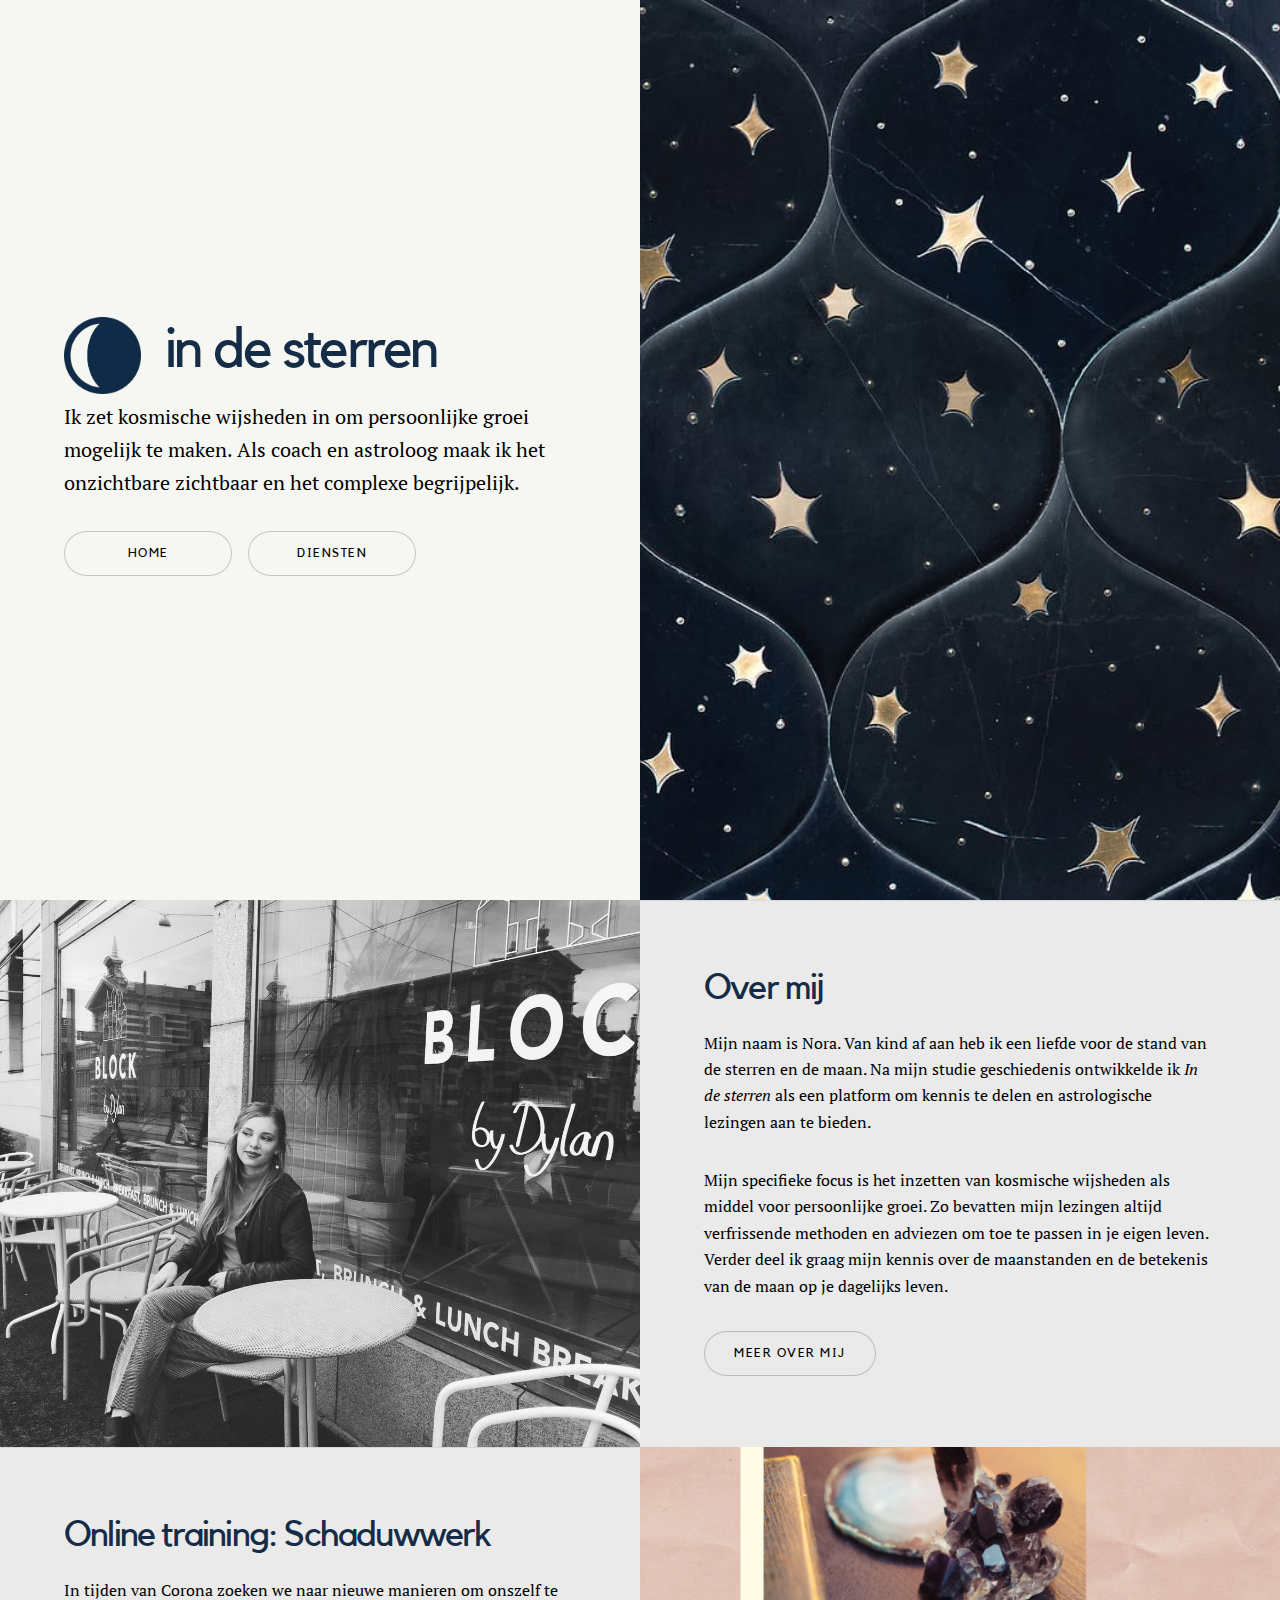
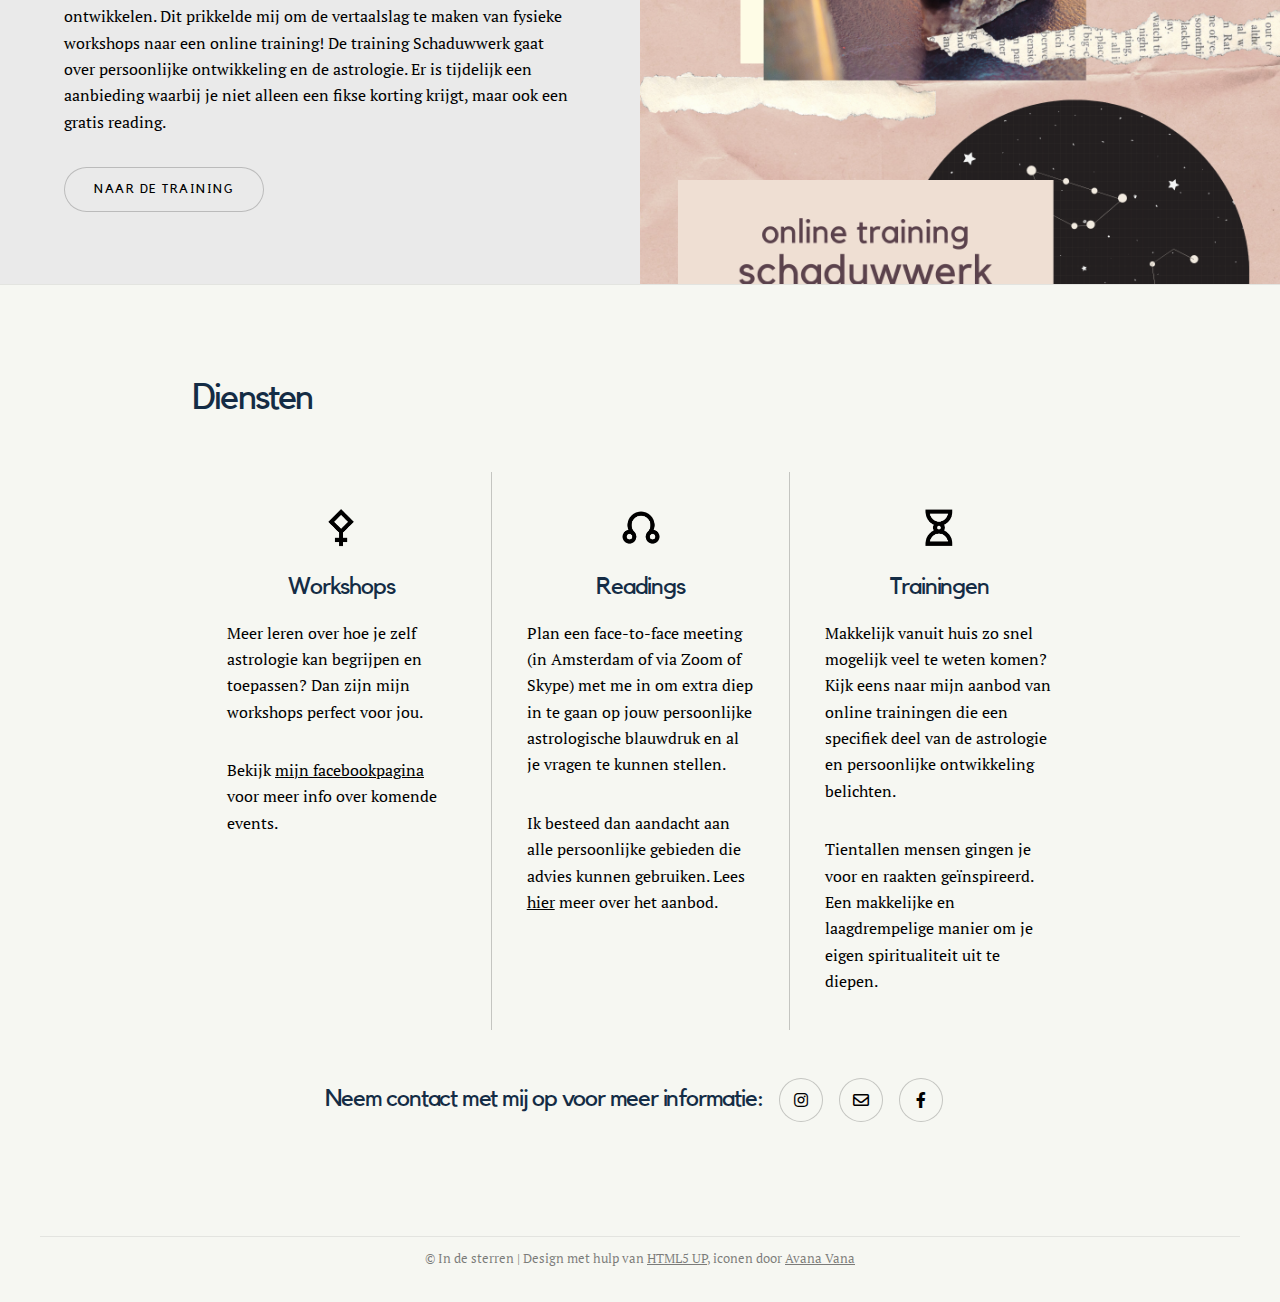
<file: index.html>
<!DOCTYPE HTML>
<!--
	Story by HTML5 UP
	html5up.net | @ajlkn
	Free for personal and commercial use under the CCA 3.0 license (html5up.net/license)
-->
<html>
	<head>
		<title>In de sterren - Coaching en astrologie</title>
		<meta charset="utf-8" />
		<meta name="viewport" content="width=device-width, initial-scale=1, user-scalable=no" />
		<link rel="stylesheet" href="assets/css/main.css" />
		<link rel="apple-touch-icon" sizes="180x180" href="/apple-touch-icon.png">
		<link rel="icon" type="image/png" sizes="32x32" href="/favicon-32x32.png">
		<link rel="icon" type="image/png" sizes="16x16" href="/favicon-16x16.png">
		<link rel="manifest" href="/site.webmanifest">
		<noscript><link rel="stylesheet" href="assets/css/noscript.css" /></noscript>
	</head>
	<body class="is-preload">

		<!-- Wrapper -->
			<div id="wrapper" class="divided">

				<!-- Intro -->
					<section class="banner style1 orient-left content-align-left image-position-right fullscreen onload-image-fade-in onload-content-fade-right">
						<div class="content">
							<div class="logos">
								<img src="images/indesterren_dark.png" class="icon solid style2 icon-service logo-star">
								<h1 class="logo-text">in de sterren</h1>
							</div>
							<p class="major">Ik zet kosmische wijsheden in om persoonlijke groei mogelijk te maken. Als coach en astroloog maak ik het onzichtbare zichtbaar en het complexe begrijpelijk. </p>
							<ul class="actions">
								<li><a href="/index" class="button big wide smooth-scroll-middle">Home</a></li>
								<li><a href="/diensten" class="button big wide smooth-scroll-middle">Diensten</a></li>
							</ul>
						</div>
						<div class="image">
							<img src="images/banner.jpg" alt="" />
						</div>
					</section>

				<!-- About -->
				<section class="banner style1 orient-right content-align-left image-position-left onscroll-image-fade-in" id="about" style="background-color: #eaeaea;">
					<div class="content">
						<h2>Over mij</h2>
						<p>Mijn naam is Nora. Van kind af aan heb ik een liefde voor de stand van de sterren en de maan. Na mijn studie geschiedenis ontwikkelde ik <i>In de sterren</i> als een platform om kennis te delen en astrologische lezingen aan te bieden.</p>
						<p>Mijn specifieke focus is het inzetten van kosmische wijsheden als middel voor persoonlijke groei. Zo bevatten mijn lezingen altijd verfrissende methoden en adviezen om toe te passen in je eigen leven. Verder deel ik graag mijn kennis over de maanstanden en de betekenis van de maan op je dagelijks leven.</p>
						<ul class="actions stacked">
							<li><a href="/about" class="button big wide smooth-scroll-middle">Meer over mij</a></li>
						</ul>
					</div>
					<div class="image">
						<img src="images/profile.jpg" alt="" />
					</div>
				</section>
				
				<!-- Online training -->
				<section class="banner style1 orient-left content-align-left image-position-right onscroll-image-fade-in" id="training" style="background-color: #eaeaea;">
					<div class="content">
						<h2>Online training: Schaduwwerk</h2>
						<p>In tijden van Corona zoeken we naar nieuwe manieren om onszelf te ontwikkelen. Dit prikkelde mij om de vertaalslag te maken van fysieke workshops naar een online training! De training Schaduwwerk gaat over persoonlijke ontwikkeling en de astrologie. Er is tijdelijk een aanbieding waarbij je niet alleen een fikse korting krijgt, maar ook een gratis reading.</p>
						<ul class="actions stacked">
							<li><a href="/schaduwwerk" class="button big wide smooth-scroll-middle">Naar de training</a></li>
						</ul></div>
					<div class="image">
						<img src="images/Schaduwwerk (1).png" alt="" />
					</div>
				</section>

				<!-- Services -->
					<section class="wrapper style1" id="services">
						<div class="inner">
							<br>
							<h2>Diensten</h2>
							<div class="items style1 medium onscroll-fade-in">
								<section>
									<div class="align-center icon-service"><img src="images/workshop.png" class="icon major solid style2 icon-service"></div>
									<h3 class="align-center">Workshops</h3>
									<p>Meer leren over hoe je zelf astrologie kan begrijpen en toepassen? Dan zijn mijn workshops perfect voor jou.</p><p>Bekijk <a href="https://www.facebook.com/indesterrenastrologie">mijn facebookpagina</a> voor meer info over komende events.</p>
								</section>
								
								<section>
									<div class="align-center icon-service"><img src="images/face_to_face.png" class="icon major solid style2 icon-service"></div>
									<h3 class="align-center">Readings</h3>
									<p>Plan een face-to-face meeting (in Amsterdam of via Zoom of Skype) met me in om extra diep in te gaan op jouw persoonlijke astrologische blauwdruk en al je vragen te kunnen stellen.</p><p>Ik besteed dan aandacht aan alle persoonlijke gebieden die advies kunnen gebruiken. Lees <a href="http://www.indesterren.nl/diensten">hier</a> meer over het aanbod.</p>
								</section>
								
								<section>
									<div class="align-center icon-service"><img src="images/online_lezing.png" class="icon major solid style2 icon-service"></div>
									<h3 class="align-center">Trainingen</h3>
									<p>Makkelijk vanuit huis zo snel mogelijk veel te weten komen? Kijk eens naar mijn aanbod van online trainingen die een specifiek deel van de astrologie en persoonlijke ontwikkeling belichten.</p><p> Tientallen mensen gingen je voor en raakten geïnspireerd. Een makkelijke en laagdrempelige manier om je eigen spiritualiteit uit te diepen.</p>
								</section>
								
							</div>
							<ul class="icons align-center" id="contact">
								<li><h3>Neem contact met mij op voor meer informatie:</h3></li>
								<li><a href="https://www.instagram.com/indesterren/" class="icon brands style2 fa-instagram"><span class="label">Instagram</span></a></li>
								<li><a href="mailto:nora@indesterren.nl" class="icon style2 fa-envelope"><span class="label">Email</span></a></li>
								<li><a href="https://www.facebook.com/indesterrenastrologie" class="icon brands style2 fa-facebook-f"><span class="label">Facebook</span></a></li>
							<br>
						</ul>
					</div>
			<div><!-- SnapWidget -->
<!-- SnapWidget -->
						</div>							
							
						
							</section>


				<!-- Footer -->
					<footer class="wrapper align-center">
						<div class="inner">

							<p><sub>&copy; In de sterren | Design met hulp van <a href="https://html5up.net">HTML5 UP</a>, iconen door <a href="https://thenounproject.com/avanavana/">Avana Vana</a></sub></p>
						</div>
					</footer>

			</div>

		<!-- Scripts -->
			<script src="assets/js/jquery.min.js"></script>
			<script src="assets/js/jquery.scrollex.min.js"></script>
			<script src="assets/js/jquery.scrolly.min.js"></script>
			<script src="assets/js/browser.min.js"></script>
			<script src="assets/js/breakpoints.min.js"></script>
			<script src="assets/js/util.js"></script>
			<script src="assets/js/main.js"></script>
			<script>

					// Selecting the iframe element
				
					var iframe = document.getElementById("widget");
				
					
				
					// Adjusting the iframe height onload event
				
					iframe.onload = function(){
				
						iframe.style.height = iframe.contentWindow.document.body.scrollHeight + 'px';
				
					}
				
					</script>

	</body>
</html>
</file>
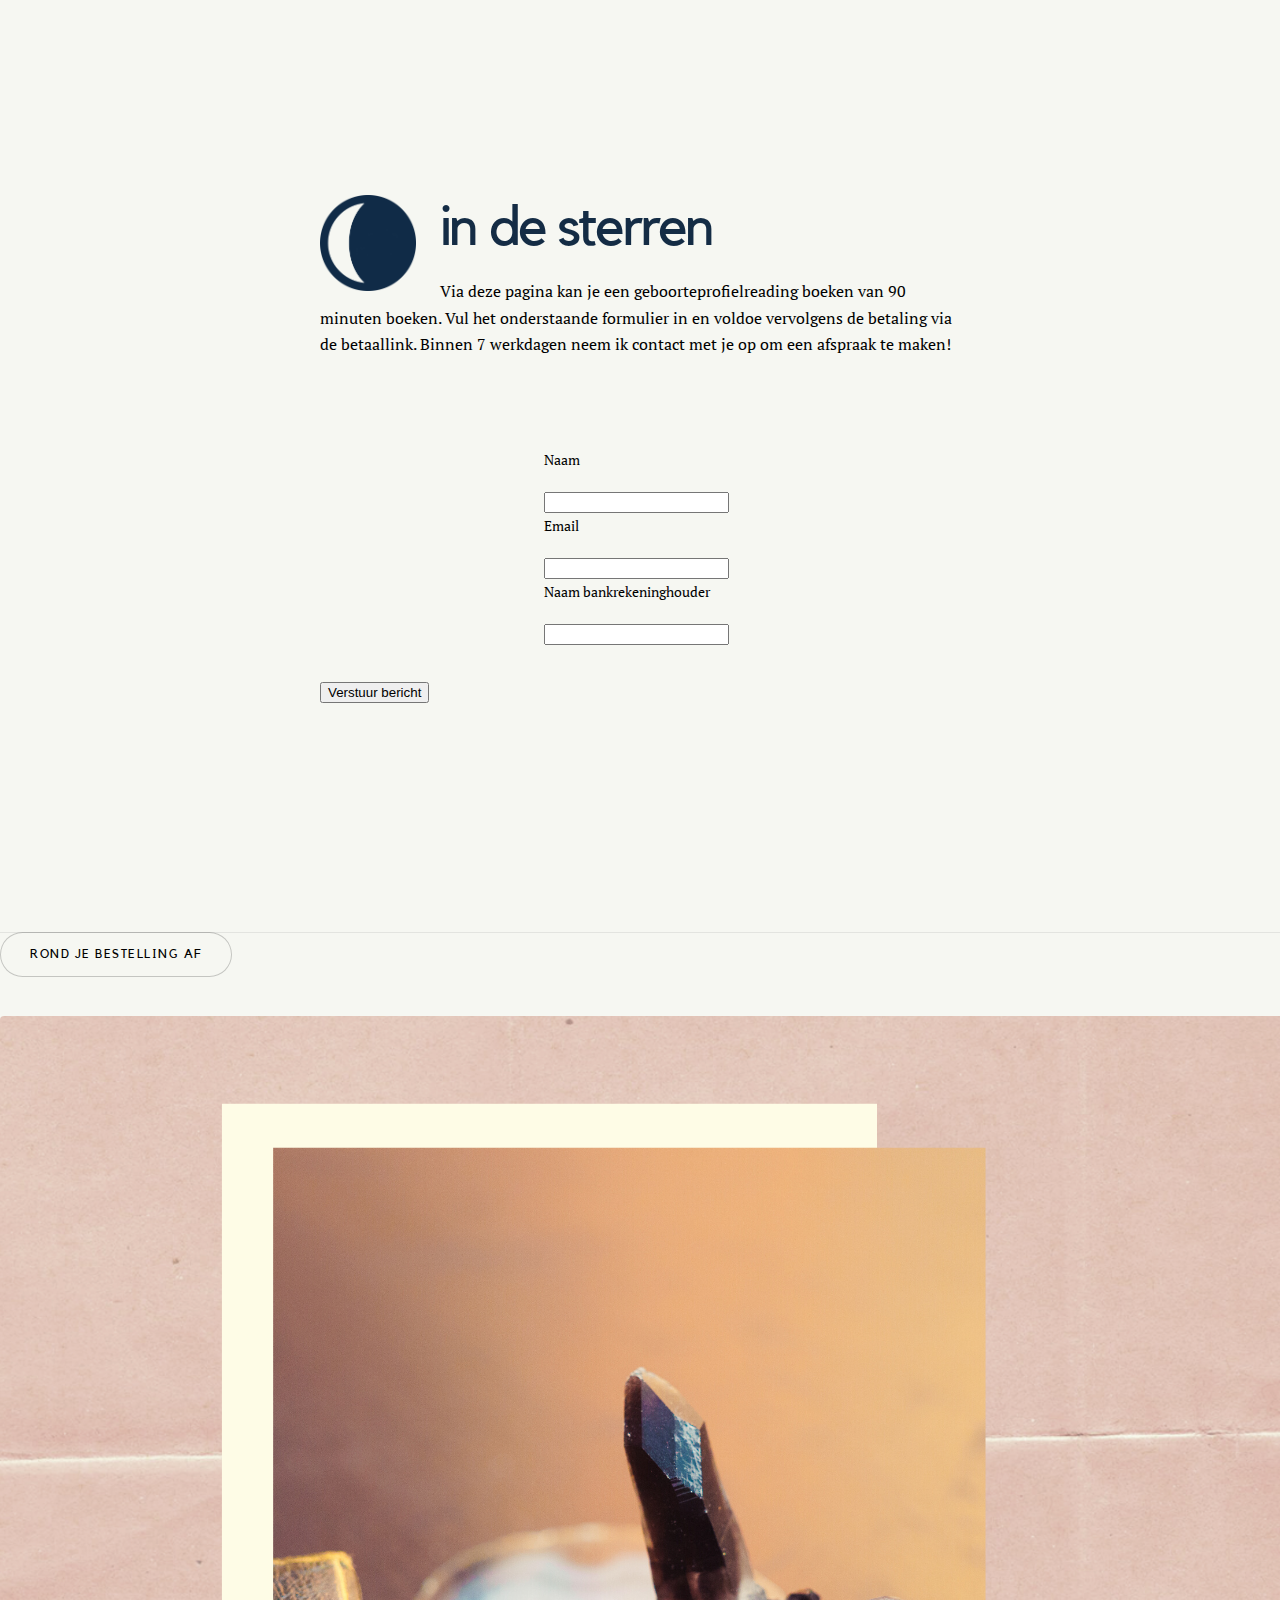
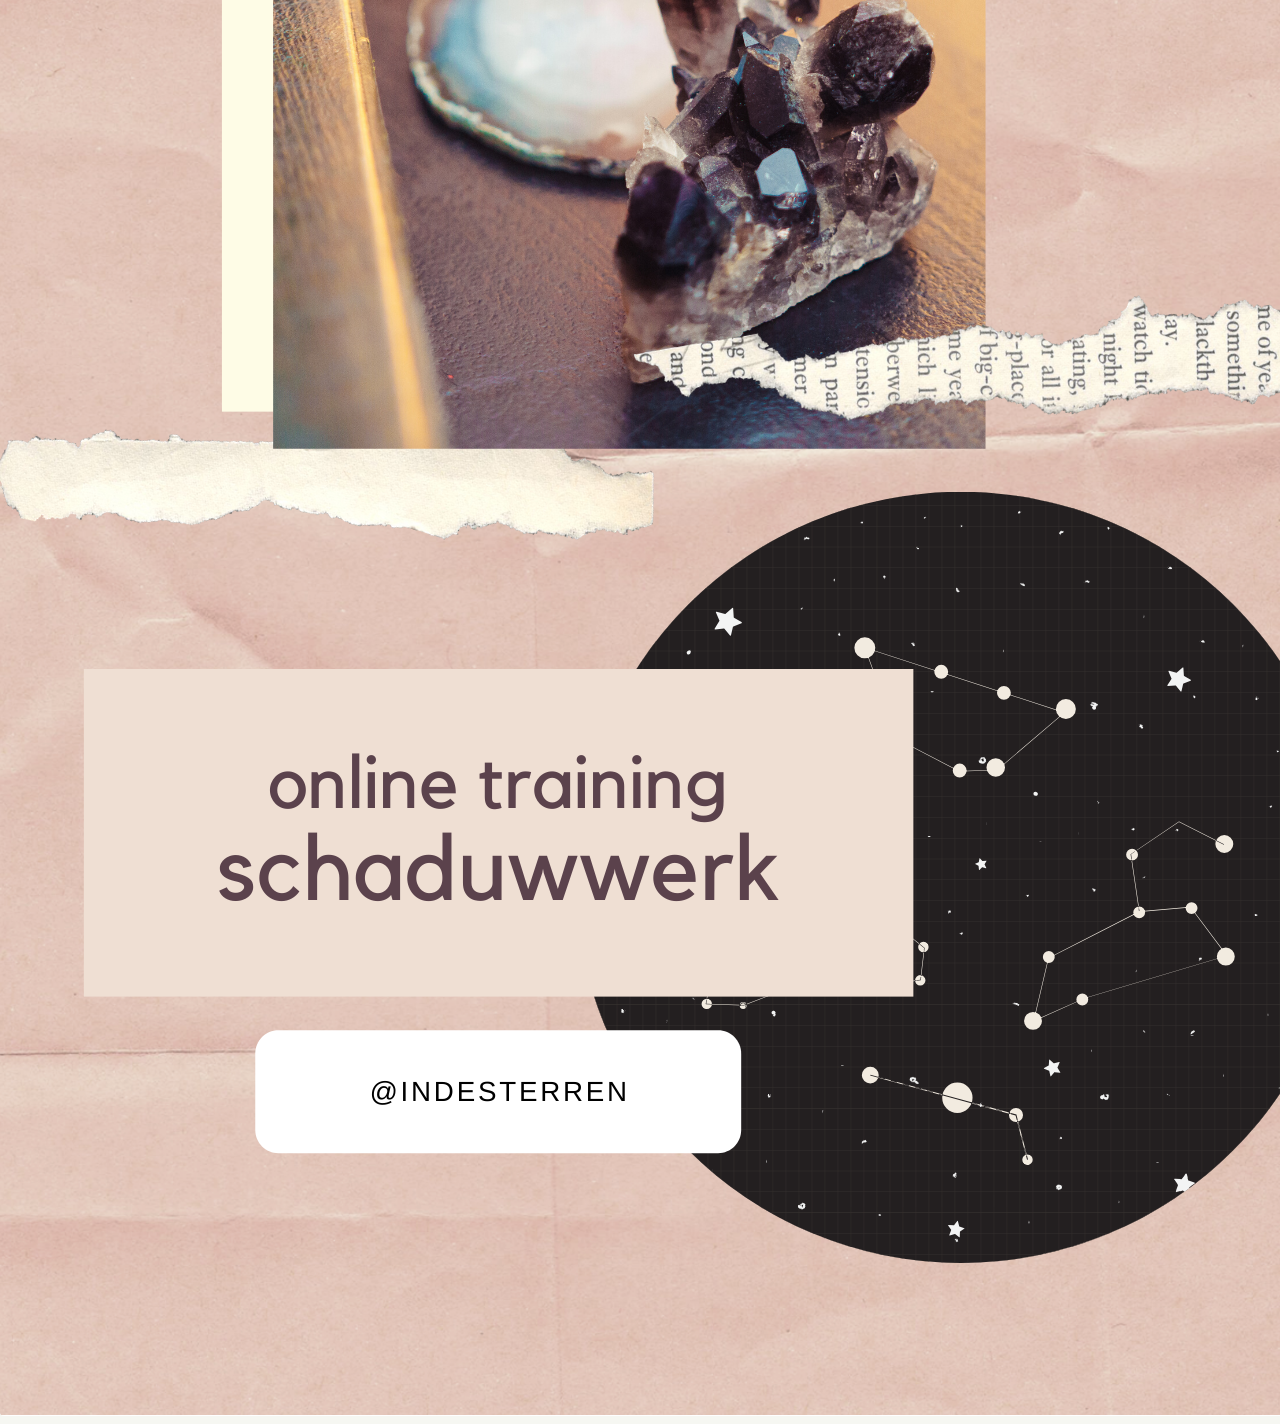
<file: boek.html>
<!DOCTYPE HTML>
<!--
	Story by HTML5 UP
	html5up.net | @ajlkn
	Free for personal and commercial use under the CCA 3.0 license (html5up.net/license)
-->
<html>
	<head>
		<title>In de sterren - Coaching en astrologie</title>
		<meta charset="utf-8" />
		<meta name="viewport" content="width=device-width, initial-scale=1, user-scalable=no" />
		<link rel="stylesheet" href="assets/css/main.css" />
		<link rel="apple-touch-icon" sizes="180x180" href="/apple-touch-icon.png">
		<link rel="icon" type="image/png" sizes="32x32" href="/favicon-32x32.png">
		<link rel="icon" type="image/png" sizes="16x16" href="/favicon-16x16.png">
		<link rel="manifest" href="/site.webmanifest">
		<noscript><link rel="stylesheet" href="assets/css/noscript.css" /></noscript>
	</head>
	<body class="is-preload">

		<!-- Wrapper -->
			<div id="wrapper" class="divided">

				<!-- Intro -->
					<section class="banner style1 orient-left content-align-left image-position-right fullscreen onload-image-fade-in onload-content-fade-right">
						<div class="content">
							<div class="logos">
								<img src="images/indesterren_dark.png" class="icon solid style2 icon-service logo-star">
								<h1 class="logo-text">in de sterren</h1>
							</div>
Via deze pagina kan je een geboorteprofielreading boeken van 90 minuten boeken. Vul het onderstaande formulier in en voldoe vervolgens de betaling via de betaallink. Binnen 7 werkdagen neem ik contact met je op om een afspraak te maken!
<br><br>

							<!-- Form -->
									<section>
									
										<div class="content">

											<form method="post" action="#">
												<div class="fields">
													<div class="field half">
														<label for="name">Naam</label>
														<input type="text" name="name" id="name" value="" />
													</div>
													
													<div class="field half">
														<label for="email">Email</label>
														<input type="email" name="email" id="email" value="" />
													</div>
													
													<div class="field half">
														<label for="email">Naam bankrekeninghouder</label>
														<input type="email" name="email" id="email" value="" />
													</div>
													
													
													</div>
												</div>
												<ul class="actions">
													<li><input type="submit" name="submit" id="submit" value="Verstuur bericht" /></li>
												</ul>
											</form>

										</div>
									</section>
</p><ul class="actions">
	<li><a href="https://useplink.com/payment/w9B1mW3JblFl0A8EU4VR/" class="button big wide smooth-scroll-middle">Rond je bestelling af</a></li>

								</ul>
						</div>
						<div class="image">
							<img src="images/Schaduwwerk (1).png" alt="" />
						</div>
					</section>

		<!-- Scripts -->
			<script src="assets/js/jquery.min.js"></script>
			<script src="assets/js/jquery.scrollex.min.js"></script>
			<script src="assets/js/jquery.scrolly.min.js"></script>
			<script src="assets/js/browser.min.js"></script>
			<script src="assets/js/breakpoints.min.js"></script>
			<script src="assets/js/util.js"></script>
			<script src="assets/js/main.js"></script>
			<script>

					// Selecting the iframe element
				
					var iframe = document.getElementById("widget");
				
					
				
					// Adjusting the iframe height onload event
				
					iframe.onload = function(){
				
						iframe.style.height = iframe.contentWindow.document.body.scrollHeight + 'px';
				
					}
				
					</script>

	</body>
</html>
</file>
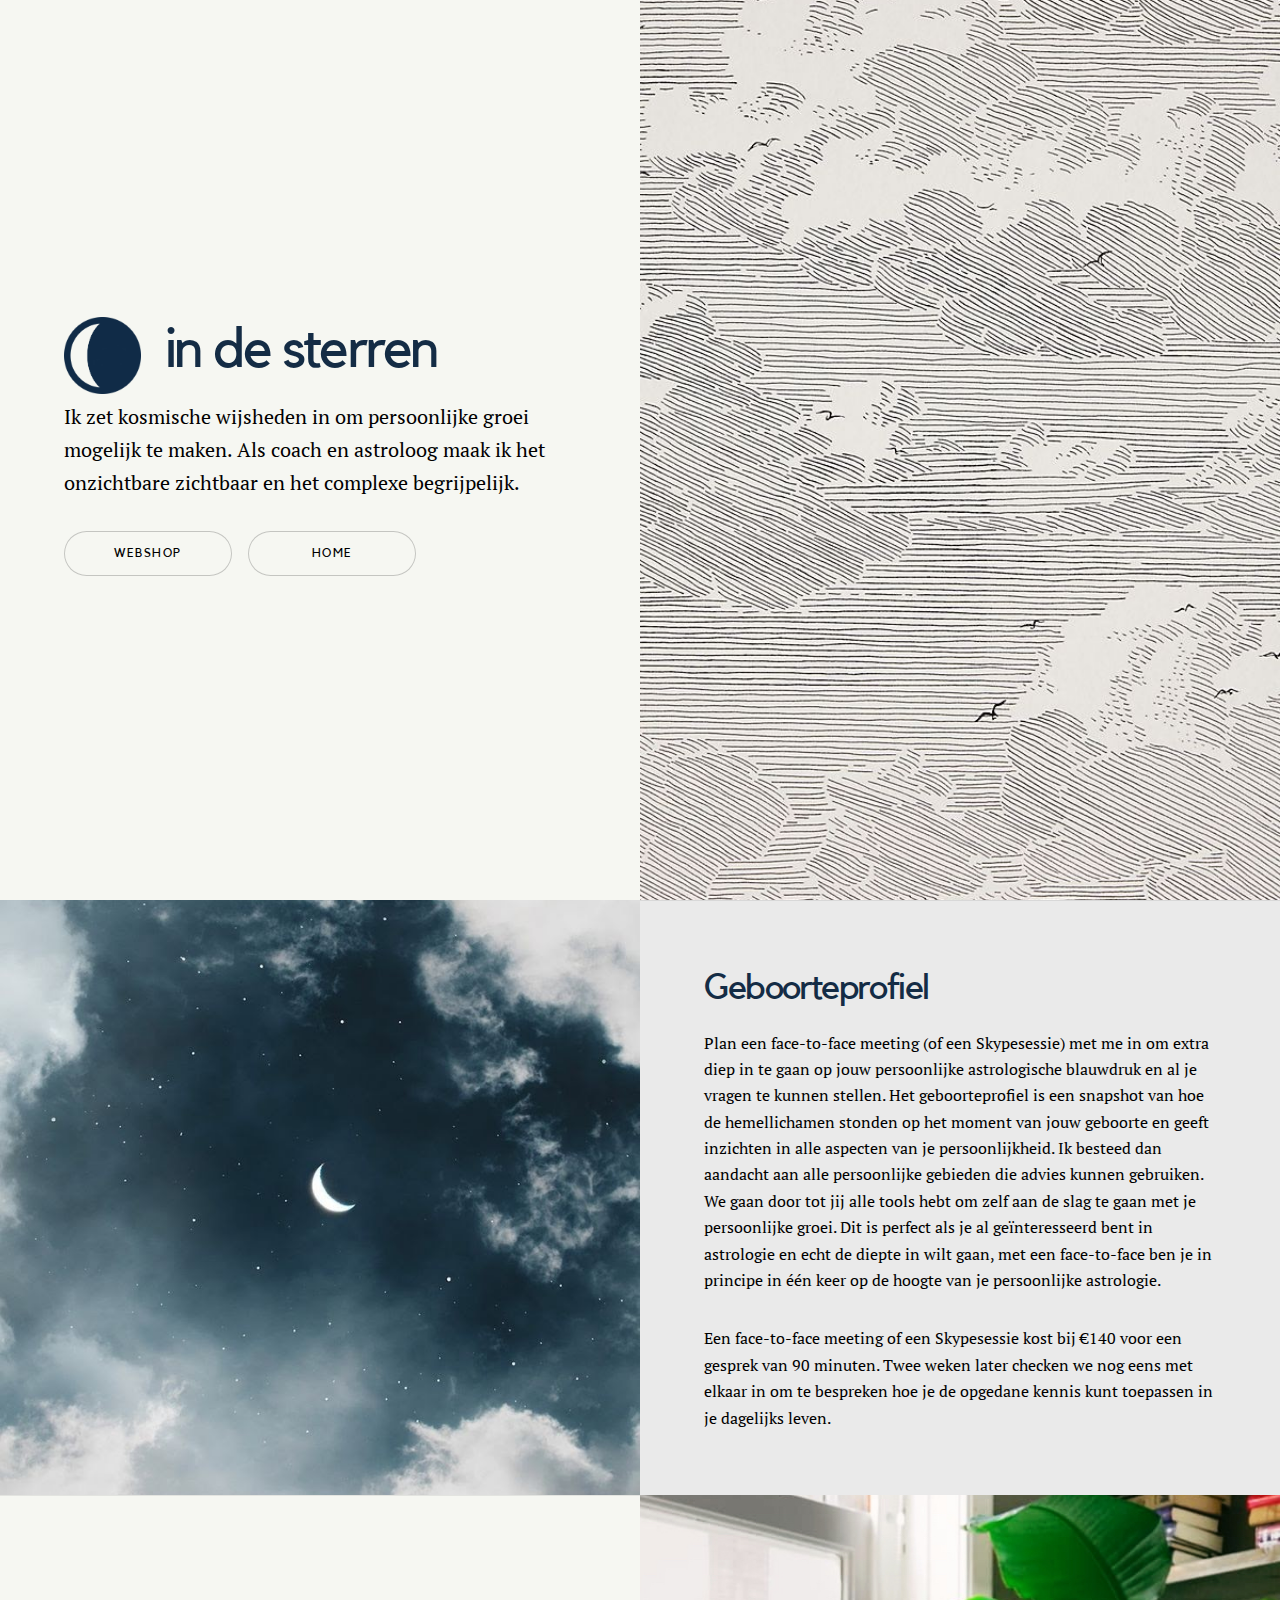
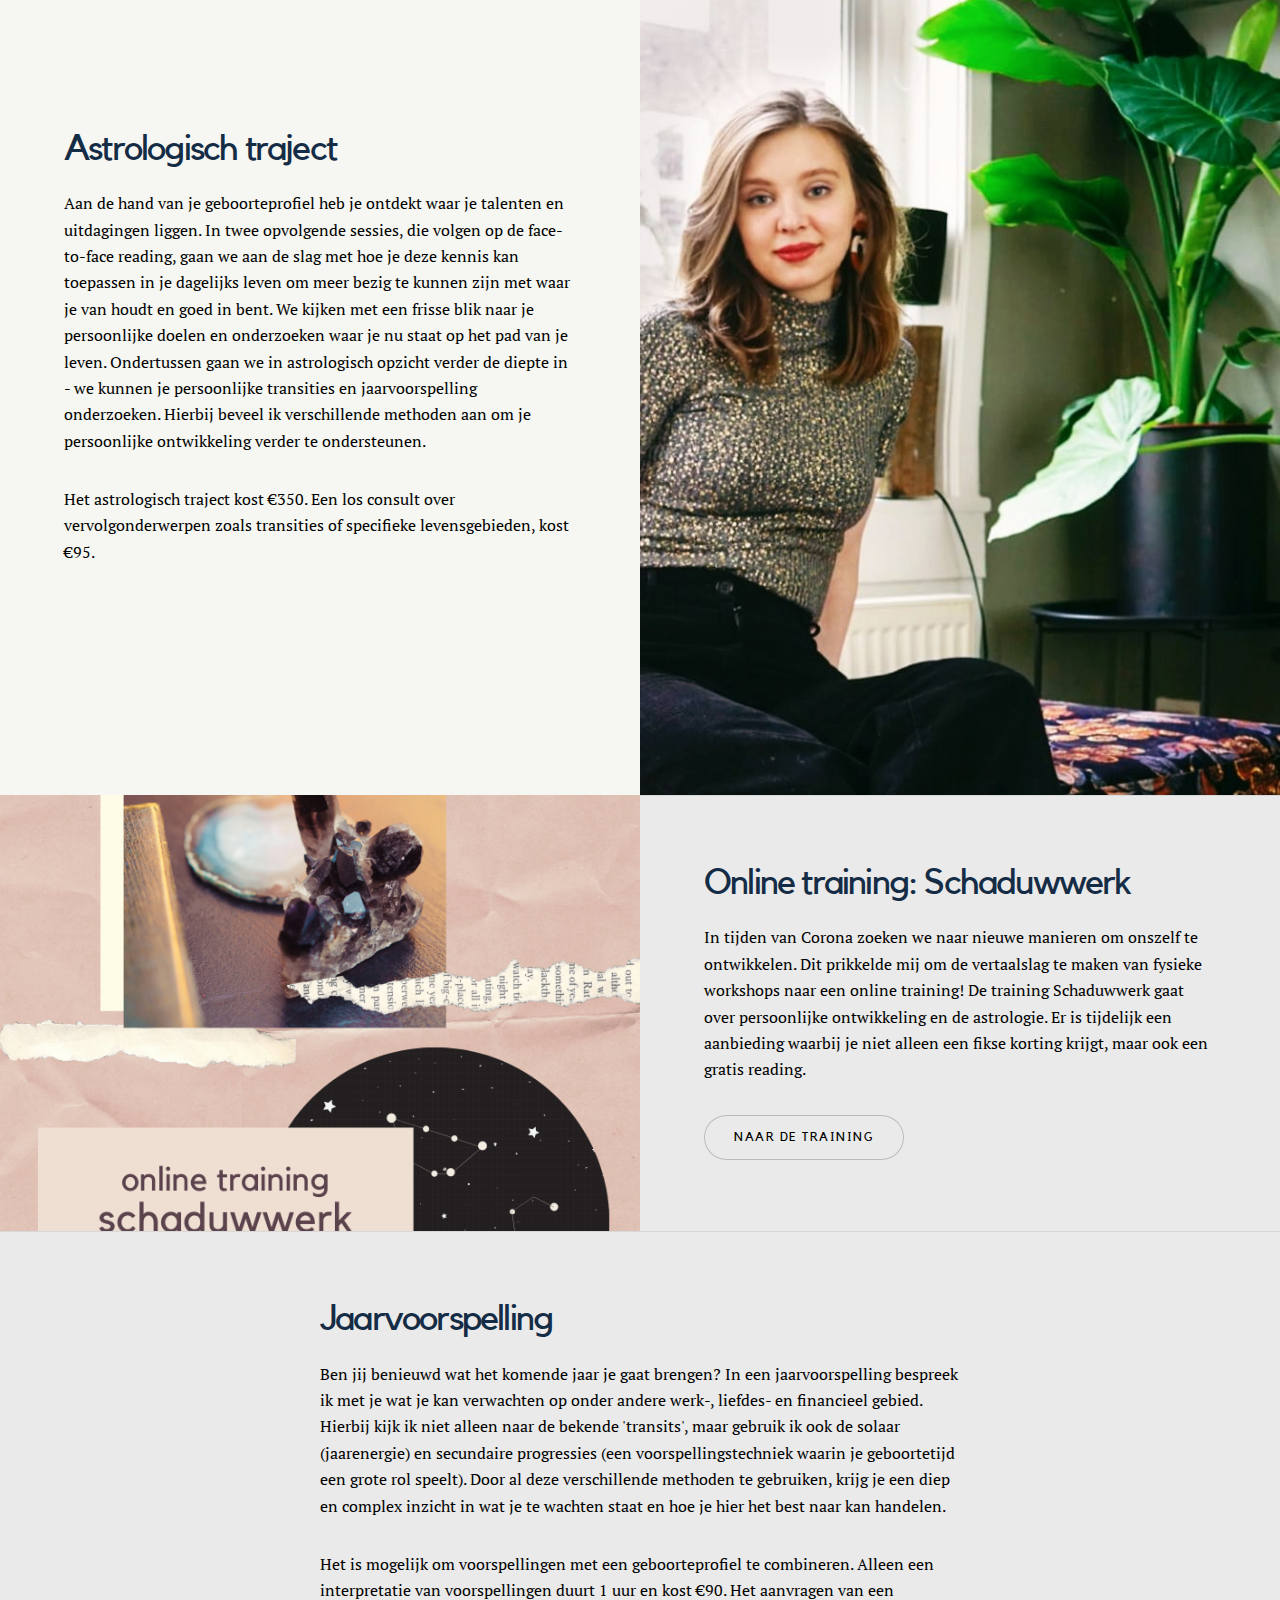
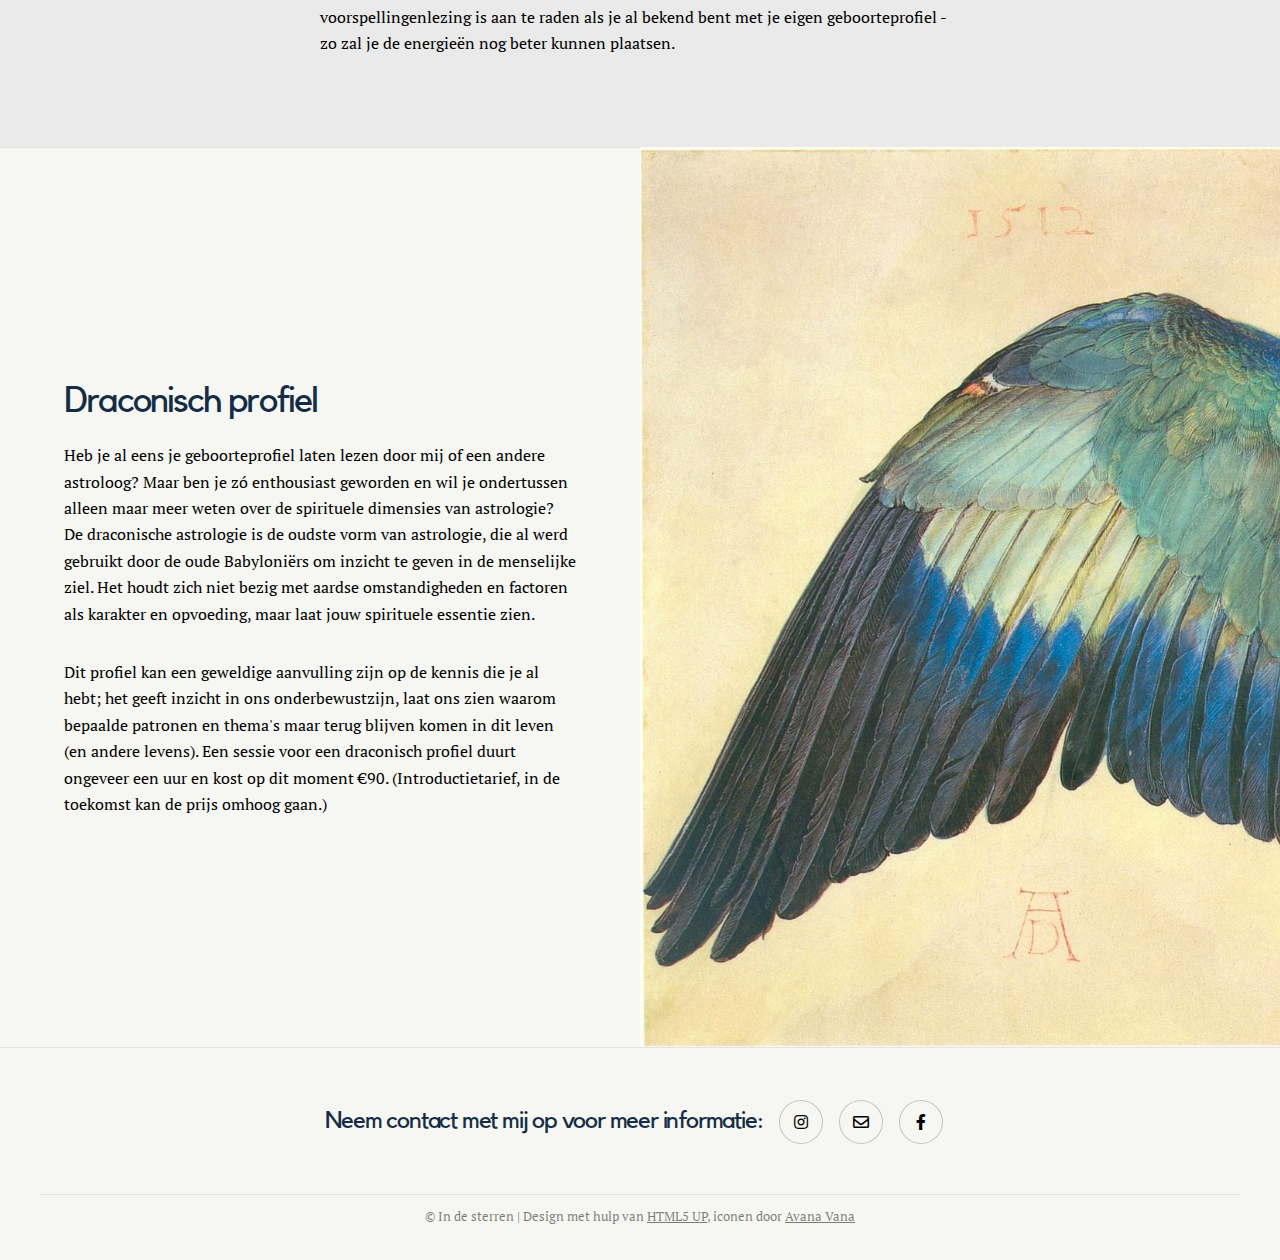
<file: diensten.html>
<!DOCTYPE HTML>
<!--
	Story by HTML5 UP
	html5up.net | @ajlkn
	Free for personal and commercial use under the CCA 3.0 license (html5up.net/license)
-->
<html>
	<head>
		<title>In de sterren - Coaching en astrologie</title>
		<meta charset="utf-8" />
		<meta name="viewport" content="width=device-width, initial-scale=1, user-scalable=no" />
		<link rel="stylesheet" href="assets/css/main.css" />
		<link rel="apple-touch-icon" sizes="180x180" href="/apple-touch-icon.png">
		<link rel="icon" type="image/png" sizes="32x32" href="/favicon-32x32.png">
		<link rel="icon" type="image/png" sizes="16x16" href="/favicon-16x16.png">
		<link rel="manifest" href="/site.webmanifest">
		<noscript><link rel="stylesheet" href="assets/css/noscript.css" /></noscript>
	</head>
	<body class="is-preload">

		<!-- Wrapper -->
			<div id="wrapper" class="divided">

				<!-- Intro -->
					<section class="banner style1 orient-left content-align-left image-position-right fullscreen onload-image-fade-in onload-content-fade-right">
						<div class="content">
							<div class="logos">
								<img src="images/indesterren_dark.png" class="icon solid style2 icon-service logo-star">
								<h1 class="logo-text">in de sterren</h1>
							</div>
							<p class="major">Ik zet kosmische wijsheden in om persoonlijke groei mogelijk te maken. Als coach en astroloog maak ik het onzichtbare zichtbaar en het complexe begrijpelijk.

</p>
							<ul class="actions">
							<li><a href="https://webshop.indesterren.nl" class="button big wide smooth-scroll-middle">Webshop</a></li>
								<li><a href="/index" class="button big wide smooth-scroll-middle">Home</a></li>
							</ul>
						</div>
						<div class="image">
							<img src="images/15d86556c22eb8e3102935202c7b7b27.jpg" alt="" />
						</div>
					</section>

				<!-- Face-to-face -->
				<section class="banner style1 orient-right content-align-left image-position-left onscroll-image-fade-in" id="about" style="background-color: #eaeaea;">
					<div class="content">
						<h2>Geboorteprofiel</h2>
						<p>Plan een face-to-face meeting (of een Skypesessie) met me in om extra diep in te gaan op jouw persoonlijke astrologische blauwdruk en al je vragen te kunnen stellen. Het geboorteprofiel is een snapshot van hoe de hemellichamen stonden op het moment van jouw geboorte en geeft inzichten in alle aspecten van je persoonlijkheid. Ik besteed dan aandacht aan alle persoonlijke gebieden die advies kunnen gebruiken. We gaan door tot jij alle tools hebt om zelf aan de slag te gaan met je persoonlijke groei. Dit is perfect als je al geïnteresseerd bent in astrologie en echt de diepte in wilt gaan, met een face-to-face ben je in principe in één keer op de hoogte van je persoonlijke astrologie.</p>
<p>Een face-to-face meeting of een Skypesessie kost bij €140 voor een gesprek van 90 minuten. Twee weken later checken we nog eens met elkaar in om te bespreken hoe je de opgedane kennis kunt toepassen in je dagelijks leven.</p>
					</div>
					<div class="image">
						<img src="images/59979c7e76751eb40e67d8bccd5c91f6.jpg" alt="" />
					</div>
				</section>

				<!-- Face-to-face met coaching -->
					<section class="banner style1 orient-left content-align-left image-position-right fullscreen onload-image-fade-in onload-content-fade-right">
						<div class="content">
							<h2>Astrologisch traject</h2>
						<p>Aan de hand van je geboorteprofiel heb je ontdekt waar je talenten en uitdagingen liggen. In twee opvolgende sessies, die volgen op de face-to-face reading, gaan we aan de slag met hoe je deze kennis kan toepassen in je dagelijks leven om meer bezig te kunnen zijn met waar je van houdt en goed in bent. We kijken met een frisse blik naar je persoonlijke doelen en onderzoeken waar je nu staat op het pad van je leven. Ondertussen gaan we in astrologisch opzicht verder de diepte in - we kunnen je persoonlijke transities en jaarvoorspelling onderzoeken. Hierbij beveel ik verschillende methoden aan om je persoonlijke ontwikkeling verder te ondersteunen.<p>
						<p>Het astrologisch traject kost €350. Een los consult over vervolgonderwerpen zoals transities of specifieke levensgebieden, kost €95.</p>
		
						
						</div>
						<div class="image">
							<img src="images/2020-01-25 04.30.37 last.jpg" alt="" />
						</div>
					</section>
				
					<!-- Online training -->
				<section class="banner style1 orient-right content-align-left image-position-left onscroll-image-fade-in" id="training" style="background-color: #eaeaea;">
					<div class="content">
						<h2>Online training: Schaduwwerk</h2>
						<p>In tijden van Corona zoeken we naar nieuwe manieren om onszelf te ontwikkelen. Dit prikkelde mij om de vertaalslag te maken van fysieke workshops naar een online training! De training Schaduwwerk gaat over persoonlijke ontwikkeling en de astrologie. Er is tijdelijk een aanbieding waarbij je niet alleen een fikse korting krijgt, maar ook een gratis reading.</p>
						<ul class="actions stacked">
							<li><a href="/schaduwwerk" class="button big wide smooth-scroll-middle">Naar de training</a></li>
						</ul></div>
					<div class="image">
						<img src="images/Schaduwwerk (1).png" alt="" />
					</div>
				</section>
				
				<!-- Online training -->
				<section class="banner style1 orient-right content-align-left image-position-right onscroll-image-fade-in" id="training" style="background-color: #eaeaea;">
					<div class="content">
						<h2>Jaarvoorspelling</h2>
<p>Ben jij benieuwd wat het komende jaar je gaat brengen? In een jaarvoorspelling bespreek ik met je wat je kan verwachten op onder andere werk-, liefdes- en financieel gebied. Hierbij kijk ik niet alleen naar de bekende 'transits', maar gebruik ik ook de solaar (jaarenergie) en secundaire progressies (een voorspellingstechniek waarin je geboortetijd een grote rol speelt). Door al deze verschillende methoden te gebruiken, krijg je een diep en complex inzicht in wat je te wachten staat en hoe je hier het best naar kan handelen.</p><p>Het is mogelijk om voorspellingen met een geboorteprofiel te combineren. Alleen een interpretatie van voorspellingen duurt 1 uur en kost €90. Het aanvragen van een voorspellingenlezing is aan te raden als je al bekend bent met je eigen geboorteprofiel - zo zal je de energieën nog beter kunnen plaatsen.</p>
						
					<div class="image">
						<img src="images/schaduwwerk2.png" alt="" />
					</div>
				</section>
				
				<!-- Draconisch -->
					<section class="banner style1 orient-left content-align-left image-position-left fullscreen onload-image-fade-in onload-content-fade-right">
						<div class="content">
							<h2>Draconisch profiel</h2>
						<p>Heb je al eens je geboorteprofiel laten lezen door mij of een andere astroloog? Maar ben je zó enthousiast geworden en wil je ondertussen alleen maar meer weten over de spirituele dimensies van astrologie? De draconische astrologie is de oudste vorm van astrologie, die al werd gebruikt door de oude Babyloniërs om inzicht te geven in de menselijke ziel. Het houdt zich niet bezig met aardse omstandigheden en factoren als karakter en opvoeding, maar laat jouw spirituele essentie zien.</p>
<p>Dit profiel kan een geweldige aanvulling zijn op de kennis die je al hebt; het geeft inzicht in ons onderbewustzijn, laat ons zien waarom bepaalde patronen en thema's maar terug blijven komen in dit leven (en andere levens). Een sessie voor een draconisch profiel duurt ongeveer een uur en kost op dit moment €90. (Introductietarief, in de toekomst kan de prijs omhoog gaan.) </p>		
						
						</div>
						<div class="image">
							<img src="images/Durer_diensten.jpg" alt="" />
						</div>
					</section>
						<div>	<br><BR>
							<ul class="icons align-center" id="contact">
								<li><h3>Neem contact met mij op voor meer informatie:</h3></li>
								<li><a href="https://www.instagram.com/indesterren/" class="icon brands style2 fa-instagram"><span class="label">Instagram</span></a></li>
								<li><a href="mailto:nora@indesterren.nl" class="icon style2 fa-envelope"><span class="label">Email</span></a></li>
								<li><a href="https://www.facebook.com/indesterrenastrologie" class="icon brands style2 fa-facebook-f"><span class="label">Facebook</span></a></li>
							<br>
						</ul>
					</div>
								


				<!-- Footer -->
					<footer class="wrapper align-center">
						<div class="inner">

							<p><sub>&copy; In de sterren | Design met hulp van <a href="https://html5up.net">HTML5 UP</a>, iconen door <a href="https://thenounproject.com/avanavana/">Avana Vana</a></sub></p>
						</div>
					</footer>

			</div>

		<!-- Scripts -->
			<script src="assets/js/jquery.min.js"></script>
			<script src="assets/js/jquery.scrollex.min.js"></script>
			<script src="assets/js/jquery.scrolly.min.js"></script>
			<script src="assets/js/browser.min.js"></script>
			<script src="assets/js/breakpoints.min.js"></script>
			<script src="assets/js/util.js"></script>
			<script src="assets/js/main.js"></script>
			<script>

					// Selecting the iframe element
				
					var iframe = document.getElementById("widget");
				
					
				
					// Adjusting the iframe height onload event
				
					iframe.onload = function(){
				
						iframe.style.height = iframe.contentWindow.document.body.scrollHeight + 'px';
				
					}
				
					</script>

	</body>
</html>
</file>
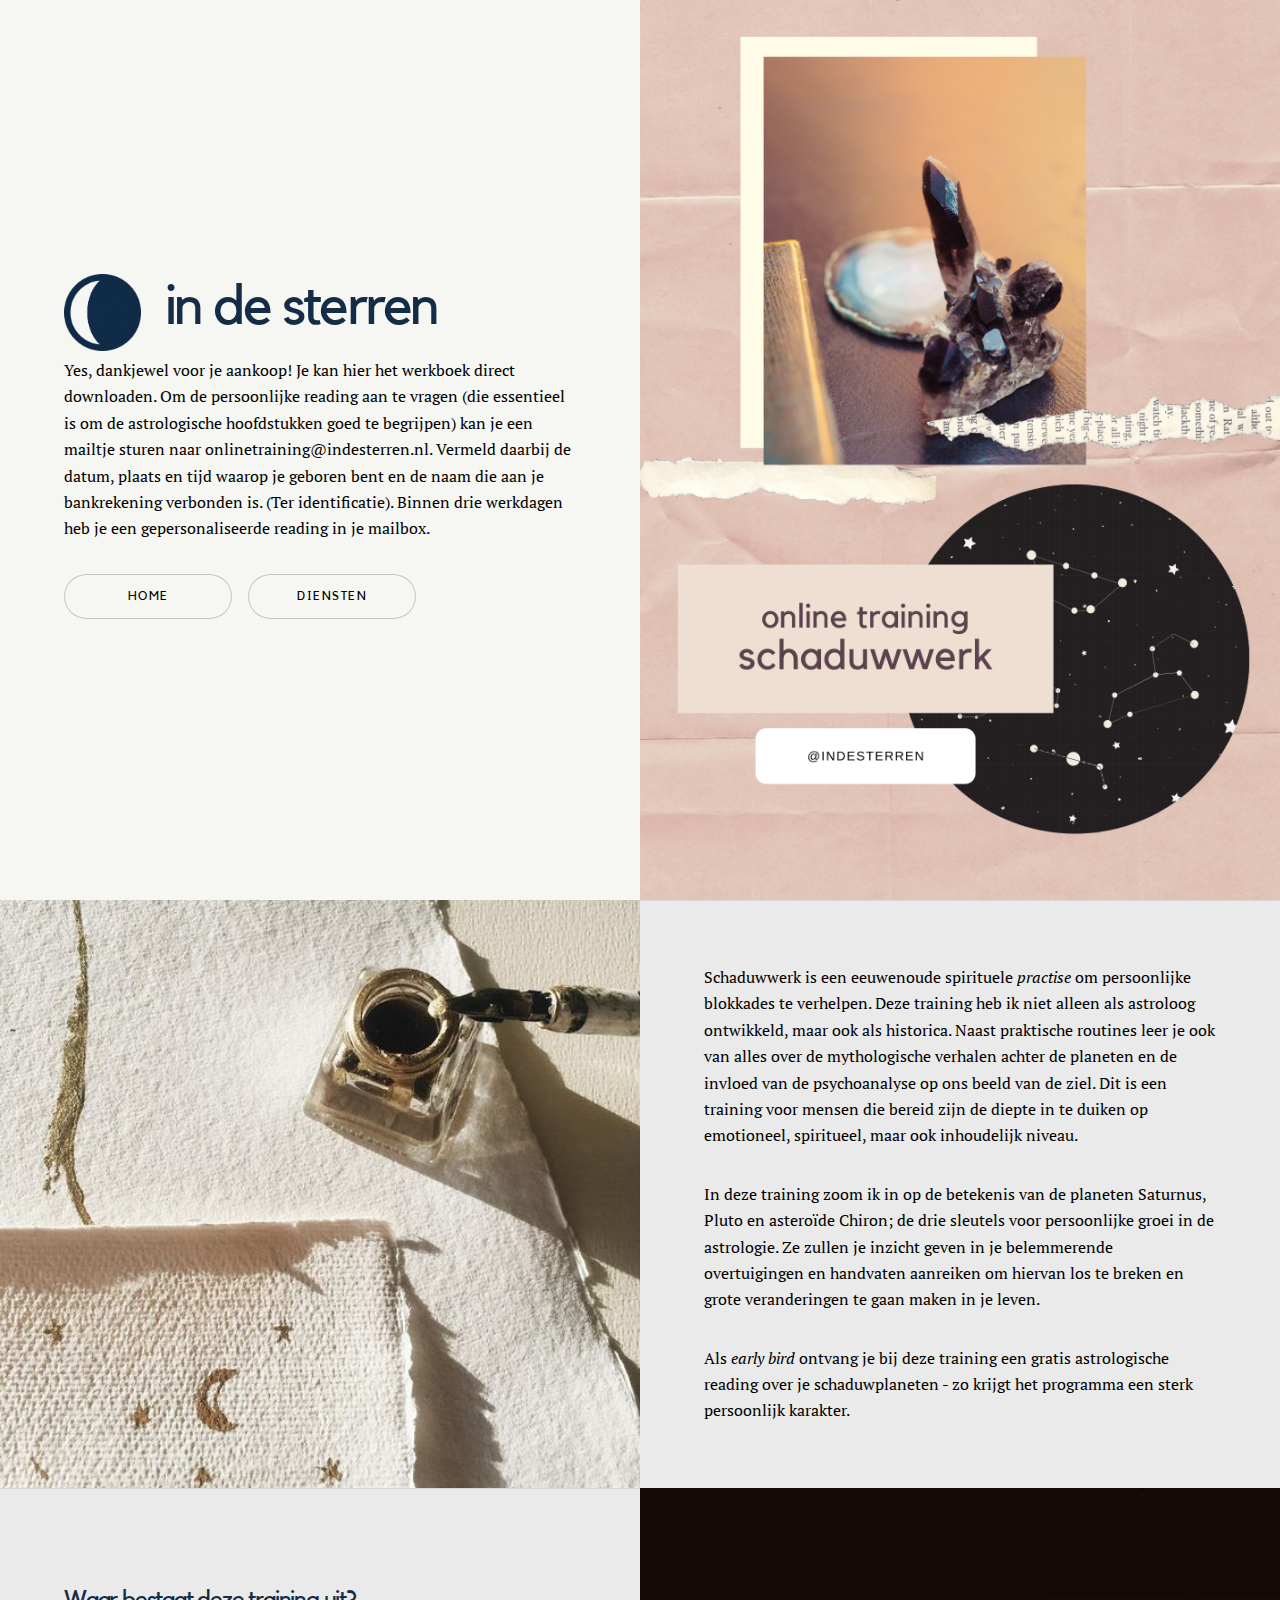
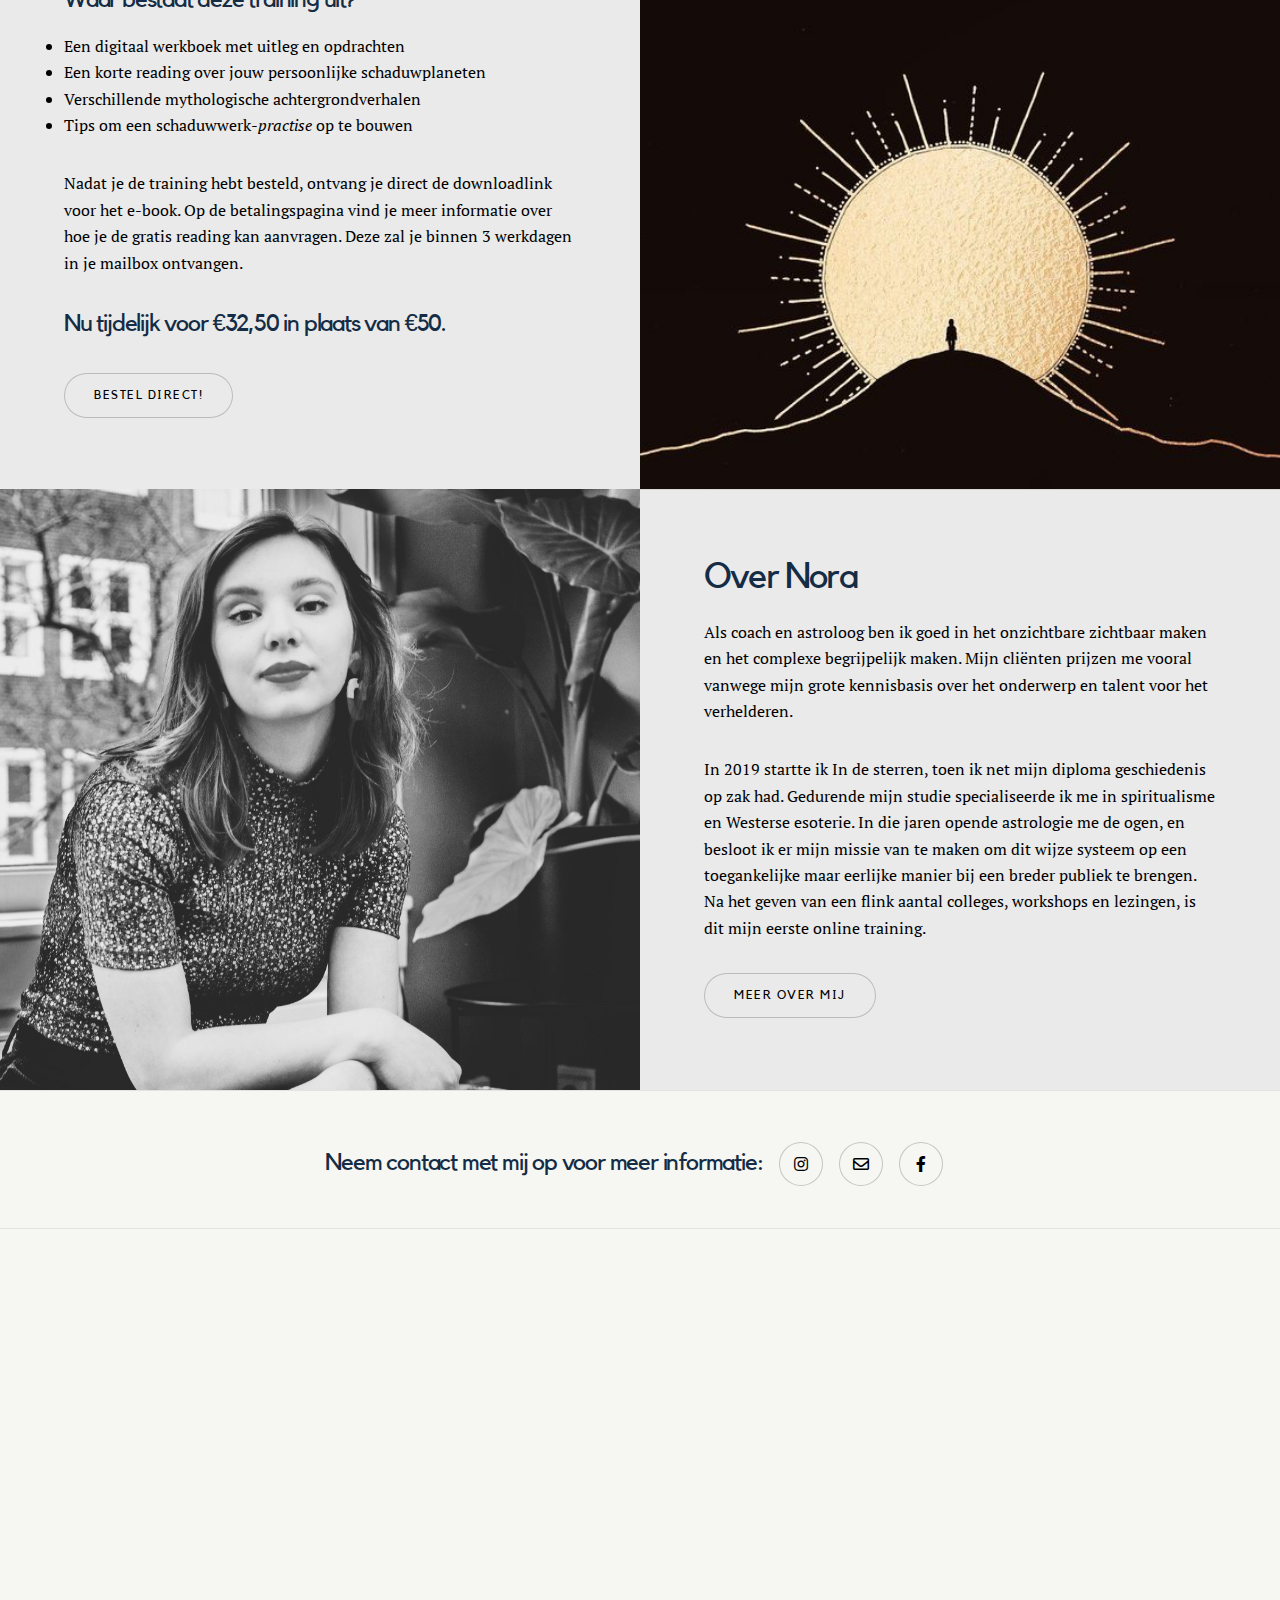
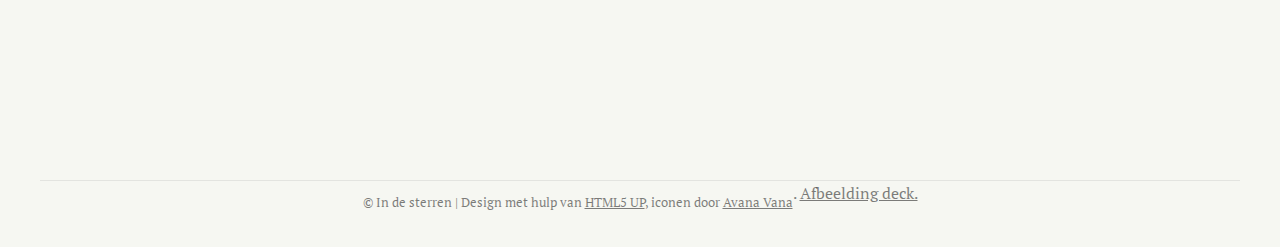
<file: earlybird-schaduwwerk-a6km42y.html>
<!DOCTYPE HTML>
<!--
	Story by HTML5 UP
	html5up.net | @ajlkn
	Free for personal and commercial use under the CCA 3.0 license (html5up.net/license)
-->
<html>
	<head>
		<title>In de sterren - Coaching en astrologie</title>
		<meta charset="utf-8" />
		<meta name="viewport" content="width=device-width, initial-scale=1, user-scalable=no" />
		<link rel="stylesheet" href="assets/css/main.css" />
		<link rel="apple-touch-icon" sizes="180x180" href="/apple-touch-icon.png">
		<link rel="icon" type="image/png" sizes="32x32" href="/favicon-32x32.png">
		<link rel="icon" type="image/png" sizes="16x16" href="/favicon-16x16.png">
		<link rel="manifest" href="/site.webmanifest">
		<noscript><link rel="stylesheet" href="assets/css/noscript.css" /></noscript>
	</head>
	<body class="is-preload">

		<!-- Wrapper -->
			<div id="wrapper" class="divided">

				<!-- Intro -->
					<section class="banner style1 orient-left content-align-left image-position-right fullscreen onload-image-fade-in onload-content-fade-right">
						<div class="content">
							<div class="logos">
								<img src="images/indesterren_dark.png" class="icon solid style2 icon-service logo-star">
								<h1 class="logo-text">in de sterren</h1>
							</div>
<p>Yes, dankjewel voor je aankoop! Je kan hier het werkboek direct downloaden. Om de persoonlijke reading aan te vragen (die essentieel is om de astrologische hoofdstukken goed te begrijpen) kan je een mailtje sturen naar onlinetraining@indesterren.nl. Vermeld daarbij de datum, plaats en tijd waarop je geboren bent en de naam die aan je bankrekening verbonden is. (Ter identificatie). Binnen drie werkdagen heb je een gepersonaliseerde reading in je mailbox.</p>
							<ul class="actions">
								<li><a href="/index.html" class="button big wide smooth-scroll-middle">Home</a></li>
								<li><a href="/diensten.html" class="button big wide smooth-scroll-middle">Diensten</a></li>
							</ul>
						</div>
						<div class="image">
							<img src="images/Schaduwwerk (1).png" alt="" />
						</div>
					</section>

				<!-- Face-to-face -->
				<section class="banner style1 orient-right content-align-left image-position-right onscroll-image-fade-in" id="about" style="background-color: #eaeaea;">
					<div class="content">
						<p>Schaduwwerk is een eeuwenoude spirituele <i>practise</i> om persoonlijke blokkades te verhelpen. Deze training heb ik niet alleen als astroloog ontwikkeld, maar ook als historica. Naast praktische routines leer je ook van alles over de mythologische verhalen achter de planeten en de invloed van de psychoanalyse op ons beeld van de ziel. Dit is een training voor mensen die bereid zijn de diepte in te duiken op emotioneel, spiritueel, maar ook inhoudelijk niveau.</p>
<p>In deze training zoom ik in op de betekenis van de planeten Saturnus, Pluto en asteroïde Chiron; de drie sleutels voor persoonlijke groei in de astrologie. Ze zullen je inzicht geven in je belemmerende overtuigingen en handvaten aanreiken om hiervan los te breken en grote veranderingen te gaan maken in je leven.
						</p>
						<p>Als <i>early bird</i> ontvang je bij deze training een gratis astrologische reading over je schaduwplaneten - zo krijgt het programma een sterk persoonlijk karakter. </p></div>
					
					<div class="image">
						<img src="/images/schaduwwerk1.png" alt="" />
					</div>
				</section>
				
				<!-- Face-to-face2 -->
				<section class="banner style1 orient-left content-align-left image-position-right onscroll-image-fade-in" id="about" style="background-color: #eaeaea;">
					<div class="content">
						<p><h3>Waar bestaat deze training uit?</h3>
						<li>Een digitaal werkboek met uitleg en opdrachten</li>
						<li>Een korte reading over jouw persoonlijke schaduwplaneten</li>
						<li>Verschillende mythologische achtergrondverhalen</li>
						<li>Tips om een schaduwwerk-<i>practise</i> op te bouwen</li></p>
					Nadat je de training hebt besteld, ontvang je direct de downloadlink voor het e-book. Op de betalingspagina vind je meer informatie over hoe je de gratis reading kan aanvragen. Deze zal je binnen 3 werkdagen in je mailbox ontvangen.
					<p><h3>Nu tijdelijk voor €32,50 in plaats van €50.</h3></p>

													<center><ul class="actions">
														<li><a href="/diensten.html" class="button big wide smooth-scroll-middle">Bestel direct!</a></li></center>
							</ul>
						</p></div>
					<div class="image">
						<img src="images/sw3.jpg" alt="" />
					</div>
				</section>
				
		<!-- Face-to-face3 -->
				<section class="banner style1 orient-right content-align-left image-position-right onscroll-image-fade-in" id="about" style="background-color: #eaeaea;">
					<div class="content">
						<h2>Over Nora</h2>
<p>Als coach en astroloog ben ik goed in het onzichtbare zichtbaar maken en het complexe begrijpelijk maken. Mijn cliënten prijzen me vooral vanwege mijn grote kennisbasis over het onderwerp en talent voor het verhelderen.
</p><p>
In 2019 startte ik In de sterren, toen ik net mijn diploma geschiedenis op zak had. Gedurende mijn studie specialiseerde ik me in spiritualisme en Westerse esoterie. In die jaren opende astrologie me de ogen, en besloot ik er mijn missie van te maken om dit wijze systeem op een toegankelijke maar eerlijke manier bij een breder publiek te brengen. Na het geven van een flink aantal colleges, workshops en lezingen, is dit mijn eerste online training.</p>
<ul class="actions stacked">
<li><a href="/about" class="button big wide smooth-scroll-middle">Meer over mij</a></li>
						</ul></div>
					<div class="image">
						<img src="images/2020-01-27 02.08.18 last.jpg" alt="" />
					</div>
				</section><div><br><BR>
				
							<ul class="icons align-center" id="contact">
								<li><h3>Neem contact met mij op voor meer informatie:</h3></li>
								<li><a href="https://www.instagram.com/indesterren/" class="icon brands style2 fa-instagram"><span class="label">Instagram</span></a></li>
								<li><a href="mailto:nora@indesterren.nl" class="icon style2 fa-envelope"><span class="label">Email</span></a></li>
								<li><a href="https://www.facebook.com/indesterrenastrologie" class="icon brands style2 fa-facebook-f"><span class="label">Facebook</span></a></li>
							<br>
						</ul>
					</div>
								<!-- SnapWidget -->
					<section class="wrapper style1">
						<div class="iframe-container">
<iframe src="https://snapwidget.com/embed/766349" class="snapwidget-widget" id="widget" allowtransparency="true" frameborder="0" scrolling="no" style="border:none; overflow:hidden; width: 100%; height:500%;"></iframe>
</div>						
</section>
							
							
							
						
							</section>


				<!-- Footer -->
					<footer class="wrapper align-center">
						<div class="inner">

							<p><sub>&copy; In de sterren | Design met hulp van <a href="https://html5up.net">HTML5 UP</a>, iconen door <a href="https://thenounproject.com/avanavana/">Avana Vana</a></sub>. <a href="https://www.etsy.com/nl/listing/592140625/affirmatie-kaart-dek-kaarten?ref=shop_home_feat_3&ep_click=1&bes=1">Afbeelding deck.</a></p>
						</div>
					</footer>

			</div>

		<!-- Scripts -->
			<script src="assets/js/jquery.min.js"></script>
			<script src="assets/js/jquery.scrollex.min.js"></script>
			<script src="assets/js/jquery.scrolly.min.js"></script>
			<script src="assets/js/browser.min.js"></script>
			<script src="assets/js/breakpoints.min.js"></script>
			<script src="assets/js/util.js"></script>
			<script src="assets/js/main.js"></script>
			<script>

					// Selecting the iframe element
				
					var iframe = document.getElementById("widget");
				
					
				
					// Adjusting the iframe height onload event
				
					iframe.onload = function(){
				
						iframe.style.height = iframe.contentWindow.document.body.scrollHeight + 'px';
				
					}
				
					</script>

	</body>
</html>
</file>
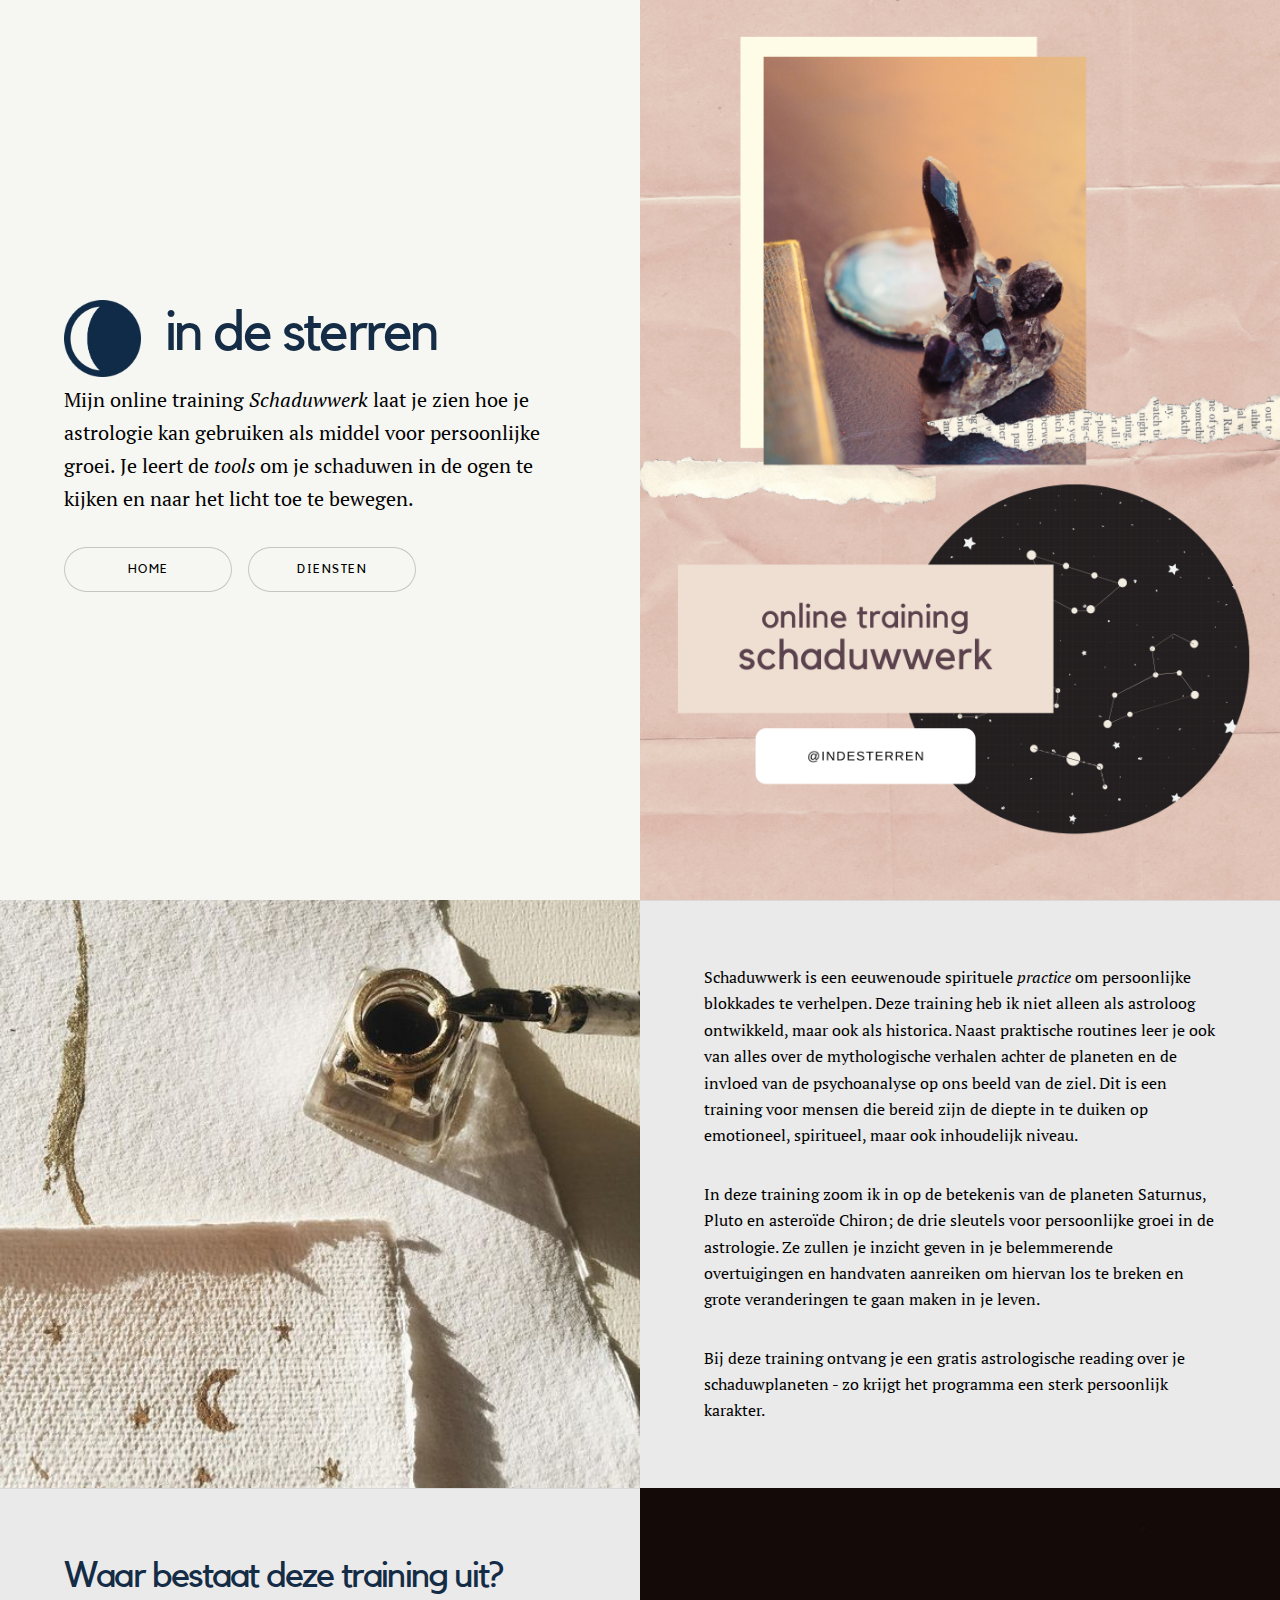
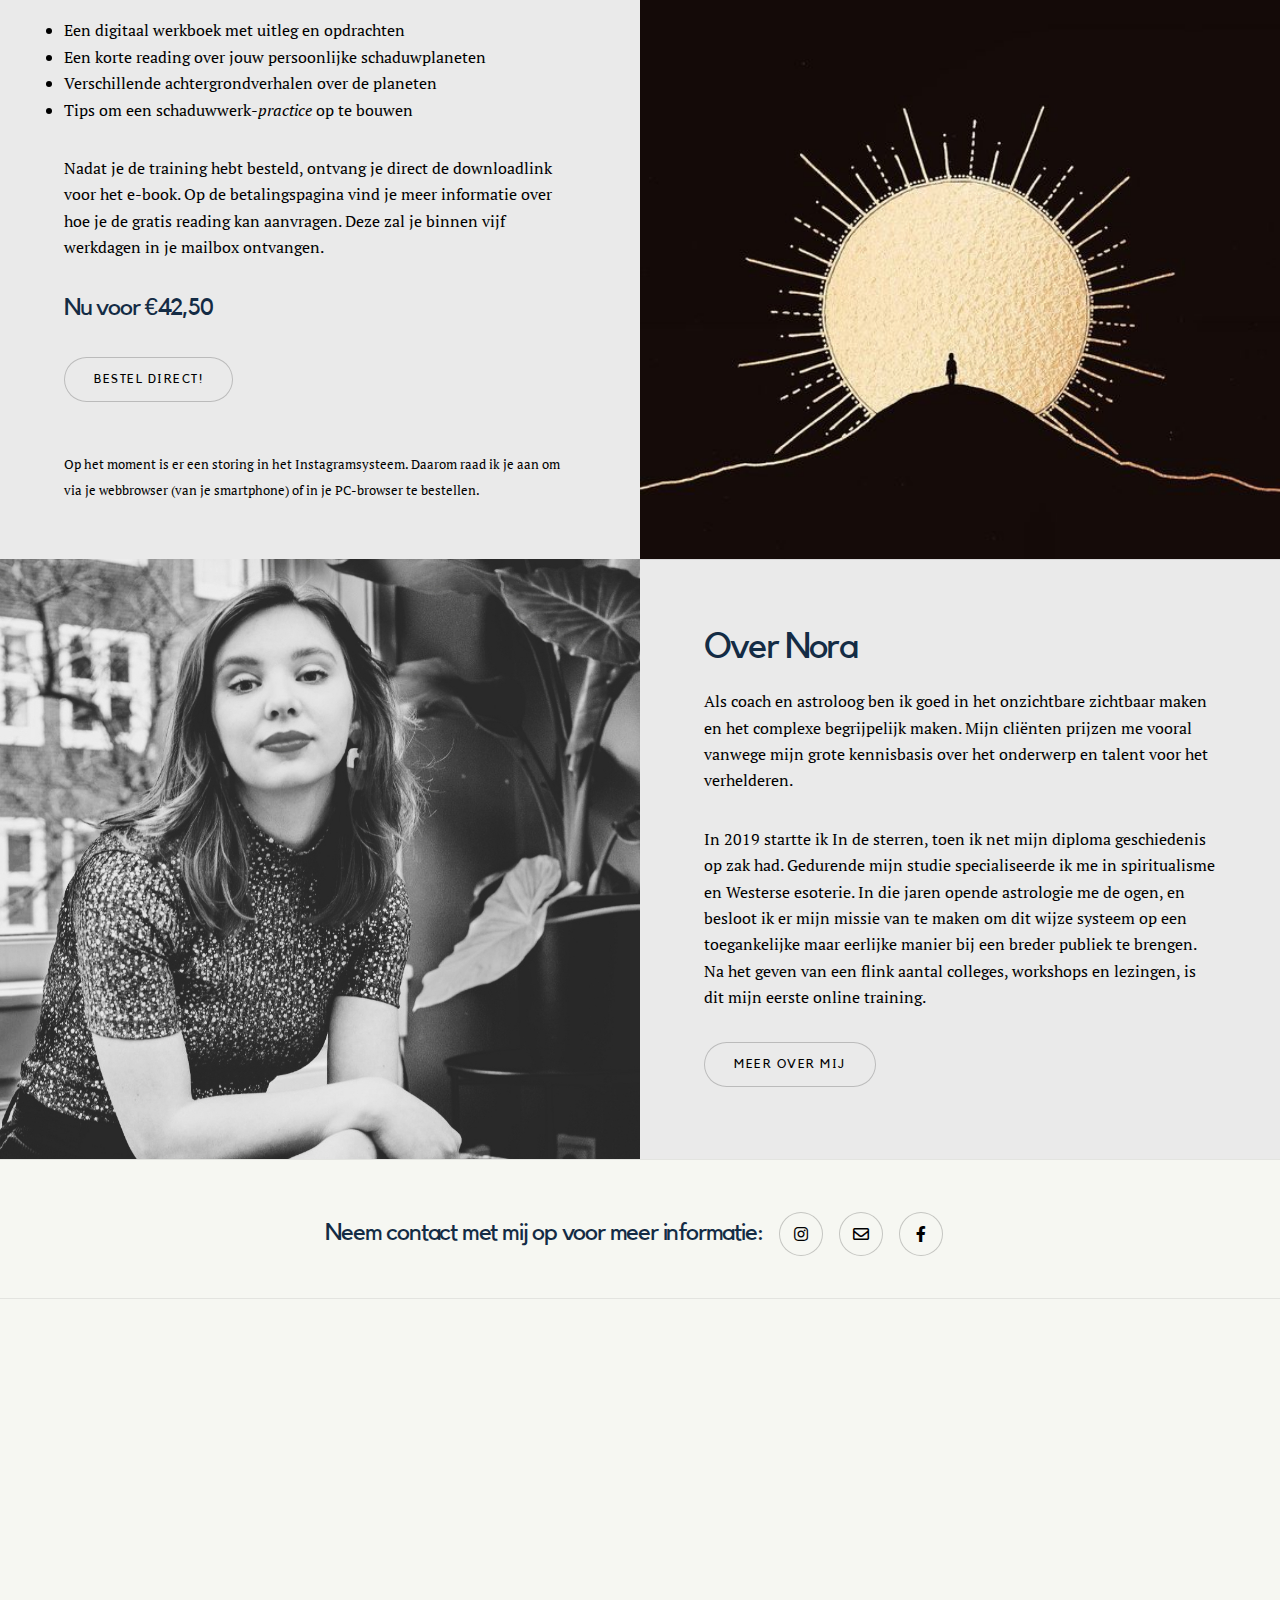
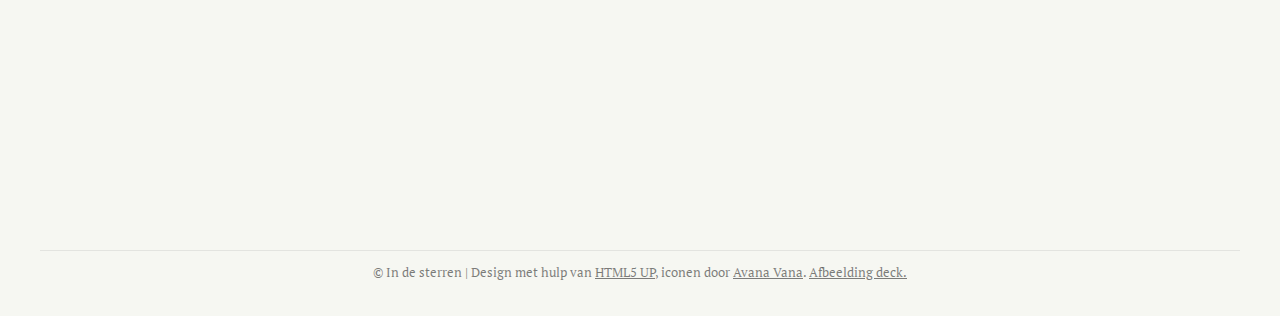
<file: schaduwwerk.html>
<!DOCTYPE HTML>
<!--
	Story by HTML5 UP
	html5up.net | @ajlkn
	Free for personal and commercial use under the CCA 3.0 license (html5up.net/license)
-->
<html>
	<head>
		<title>In de sterren - Coaching en astrologie</title>
		<meta charset="utf-8" />
		<meta name="viewport" content="width=device-width, initial-scale=1, user-scalable=no" />
		<link rel="stylesheet" href="assets/css/main.css" />
		<link rel="apple-touch-icon" sizes="180x180" href="/apple-touch-icon.png">
		<link rel="icon" type="image/png" sizes="32x32" href="/favicon-32x32.png">
		<link rel="icon" type="image/png" sizes="16x16" href="/favicon-16x16.png">
		<link rel="manifest" href="/site.webmanifest">
		<noscript><link rel="stylesheet" href="assets/css/noscript.css" /></noscript>
	</head>
	<body class="is-preload">

		<!-- Wrapper -->
			<div id="wrapper" class="divided">

				<!-- Intro -->
					<section class="banner style1 orient-left content-align-left image-position-right fullscreen onload-image-fade-in onload-content-fade-right">
						<div class="content">
							<div class="logos">
								<img src="images/indesterren_dark.png" class="icon solid style2 icon-service logo-star">
								<h1 class="logo-text">in de sterren</h1>
							</div>
							<p class="major">Mijn online training <i>Schaduwwerk</i> laat je zien hoe je astrologie kan gebruiken als middel voor persoonlijke groei. Je leert de <i>tools</i> om je schaduwen in de ogen te kijken en naar het licht toe te bewegen.
</p>
							<ul class="actions">
								<li><a href="/index.html" class="button big wide smooth-scroll-middle">Home</a></li>
								<li><a href="/diensten.html" class="button big wide smooth-scroll-middle">Diensten</a></li>
							</ul>
						</div>
						<div class="image">
							<img src="images/Schaduwwerk (1).png" alt="" />
						</div>
					</section>

				<!-- Face-to-face -->
				<section class="banner style1 orient-right content-align-left image-position-right onscroll-image-fade-in" id="about" style="background-color: #eaeaea;">
					<div class="content">
						<p>Schaduwwerk is een eeuwenoude spirituele <i>practice</i> om persoonlijke blokkades te verhelpen. Deze training heb ik niet alleen als astroloog ontwikkeld, maar ook als historica. Naast praktische routines leer je ook van alles over de mythologische verhalen achter de planeten en de invloed van de psychoanalyse op ons beeld van de ziel. Dit is een training voor mensen die bereid zijn de diepte in te duiken op emotioneel, spiritueel, maar ook inhoudelijk niveau.</p>
<p>In deze training zoom ik in op de betekenis van de planeten Saturnus, Pluto en asteroïde Chiron; de drie sleutels voor persoonlijke groei in de astrologie. Ze zullen je inzicht geven in je belemmerende overtuigingen en handvaten aanreiken om hiervan los te breken en grote veranderingen te gaan maken in je leven.
						</p>
						<p>Bij deze training ontvang je een gratis astrologische reading over je schaduwplaneten - zo krijgt het programma een sterk persoonlijk karakter.</p></div>
					
					<div class="image">
						<img src="/images/schaduwwerk1.png" alt="" />
					</div>
				</section>
				
				<!-- Face-to-face2 -->
				<section class="banner style1 orient-left content-align-left image-position-right onscroll-image-fade-in" id="about" style="background-color: #eaeaea;">
					<div class="content">
						<h2>Waar bestaat deze training uit?</h2>
						<li>Een digitaal werkboek met uitleg en opdrachten</li>
						<li>Een korte reading over jouw persoonlijke schaduwplaneten</li>
						<li>Verschillende achtergrondverhalen over de planeten</li>
						<li>Tips om een schaduwwerk-<i>practice</i> op te bouwen</li></p>
					Nadat je de training hebt besteld, ontvang je direct de downloadlink voor het e-book. Op de betalingspagina vind je meer informatie over hoe je de gratis reading kan aanvragen. Deze zal je binnen vijf werkdagen in je mailbox ontvangen.
					<p><h3>Nu voor €42,50</h3></p>

													<ul class="actions stacked">

																					<li><a href="https://useplink.com/payment/isxGSGAdrduIy6I4me8q/" class="button big wide smooth-scroll-middle">Bestel direct!</a></li></ul>
				<p><sub>Op het moment is er een storing in het Instagramsysteem. Daarom raad ik je aan om via je webbrowser (van je smartphone) of in je PC-browser te bestellen.</sub></p>
						</div>
					<div class="image">
						<img src="images/sw3.jpg" alt="" />
					</div>
				</section>
				
		<!-- Face-to-face3 -->
				<section class="banner style1 orient-right content-align-left image-position-right onscroll-image-fade-in" id="about" style="background-color: #eaeaea;">
					<div class="content">
						<h2>Over Nora</h2>
<p>Als coach en astroloog ben ik goed in het onzichtbare zichtbaar maken en het complexe begrijpelijk maken. Mijn cliënten prijzen me vooral vanwege mijn grote kennisbasis over het onderwerp en talent voor het verhelderen.
</p><p>
In 2019 startte ik In de sterren, toen ik net mijn diploma geschiedenis op zak had. Gedurende mijn studie specialiseerde ik me in spiritualisme en Westerse esoterie. In die jaren opende astrologie me de ogen, en besloot ik er mijn missie van te maken om dit wijze systeem op een toegankelijke maar eerlijke manier bij een breder publiek te brengen. Na het geven van een flink aantal colleges, workshops en lezingen, is dit mijn eerste online training.</p>
<ul class="actions stacked">
<li><a href="/about" class="button big wide smooth-scroll-middle">Meer over mij</a></li>
						</ul></div>
					<div class="image">
						<img src="images/2020-01-27 02.08.18 last.jpg" alt="" />
					</div>
				</section><div><br><BR>
				
							<ul class="icons align-center" id="contact">
								<li><h3>Neem contact met mij op voor meer informatie:</h3></li>
								<li><a href="https://www.instagram.com/indesterren/" class="icon brands style2 fa-instagram"><span class="label">Instagram</span></a></li>
								<li><a href="mailto:nora@indesterren.nl" class="icon style2 fa-envelope"><span class="label">Email</span></a></li>
								<li><a href="https://www.facebook.com/indesterrenastrologie" class="icon brands style2 fa-facebook-f"><span class="label">Facebook</span></a></li>
							<br>
						</ul>
					</div>
								<!-- SnapWidget -->
					<section class="wrapper style1">
						<div class="iframe-container">
<iframe src="https://snapwidget.com/embed/766349" class="snapwidget-widget" id="widget" allowtransparency="true" frameborder="0" scrolling="no" style="border:none; overflow:hidden; width: 100%; height:500%;"></iframe>
</div>						
</section>
							
							
							
						
							</section>


				<!-- Footer -->
					<footer class="wrapper align-center">
						<div class="inner">

							<p><sub>&copy; In de sterren | Design met hulp van <a href="https://html5up.net">HTML5 UP</a>, iconen door <a href="https://thenounproject.com/avanavana/">Avana Vana</a>. <a href="https://www.etsy.com/nl/listing/592140625/affirmatie-kaart-dek-kaarten?ref=shop_home_feat_3&ep_click=1&bes=1">Afbeelding deck.</a></sub></p>
						</div>
					</footer>

			</div>

		<!-- Scripts -->
			<script src="assets/js/jquery.min.js"></script>
			<script src="assets/js/jquery.scrollex.min.js"></script>
			<script src="assets/js/jquery.scrolly.min.js"></script>
			<script src="assets/js/browser.min.js"></script>
			<script src="assets/js/breakpoints.min.js"></script>
			<script src="assets/js/util.js"></script>
			<script src="assets/js/main.js"></script>
			<script>

					// Selecting the iframe element
				
					var iframe = document.getElementById("widget");
				
					
				
					// Adjusting the iframe height onload event
				
					iframe.onload = function(){
				
						iframe.style.height = iframe.contentWindow.document.body.scrollHeight + 'px';
				
					}
				
					</script>

	</body>
</html>
</file>
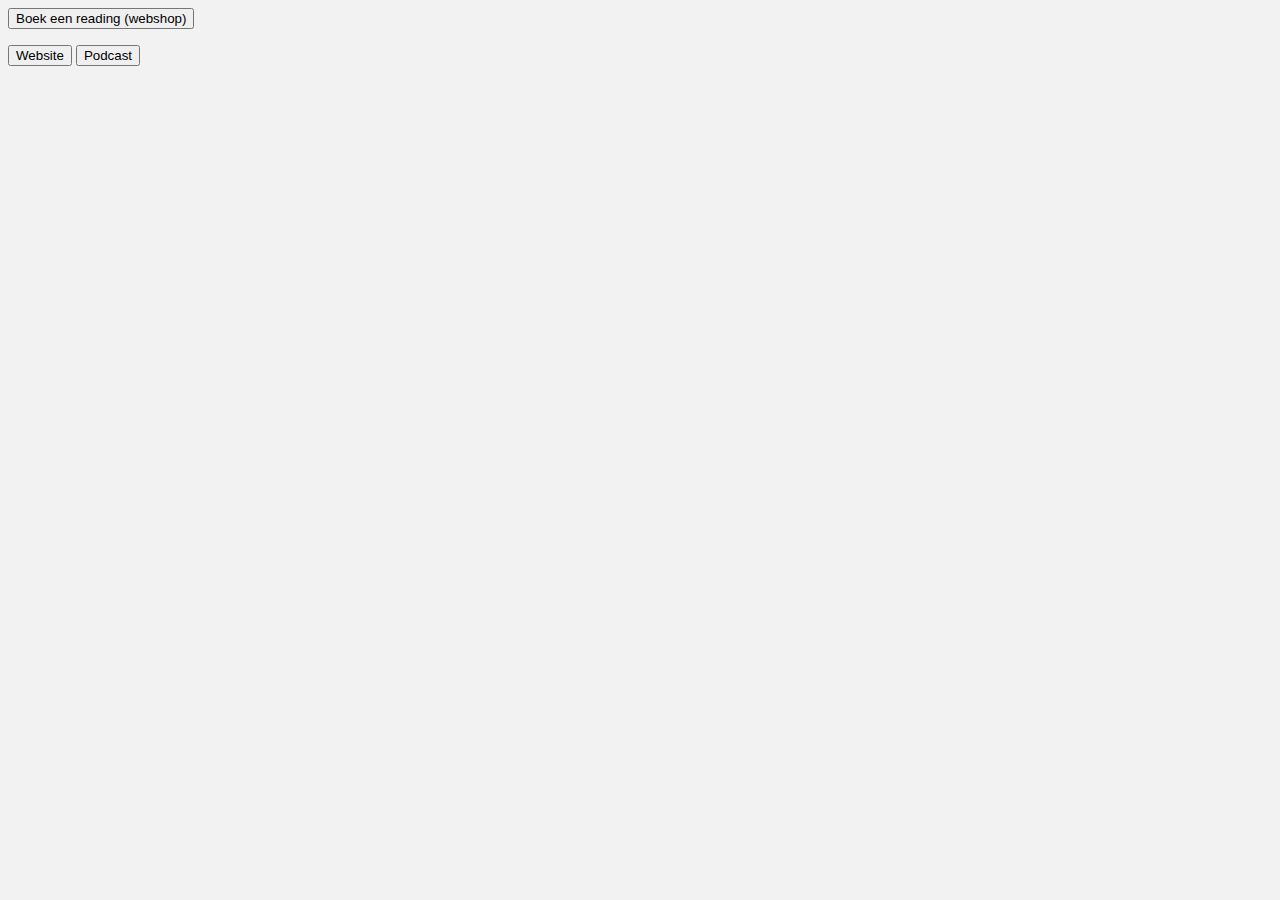
<file: splash.html>
<!DOCTYPE html>
<html lang="en" >


	
<head>

    <meta name="viewport" content="width=device-width, initial-scale=1">
	
    <link rel="stylesheet" href="/assets/css/splash.css">
	

</head>

<body>

      
<a href=”http://webshop.indesterren.nl” rel=””><button class=”blockbutton” type=”button”>Boek een reading (webshop)</button></a><p>
	<a href=”http://indesterren.nl” rel=””><button class=”blockbutton” type=”button”>Website</button></a>
	<a href=”https://open.spotify.com/show/2Lo5eeknbSGLieWHUXy3Yj?si=xCaR6S6rTjCXR4LoBkTfTQ” rel=””><button class=”blockbutton” type=”button”>Podcast</button></a>



      
</html>
</file>
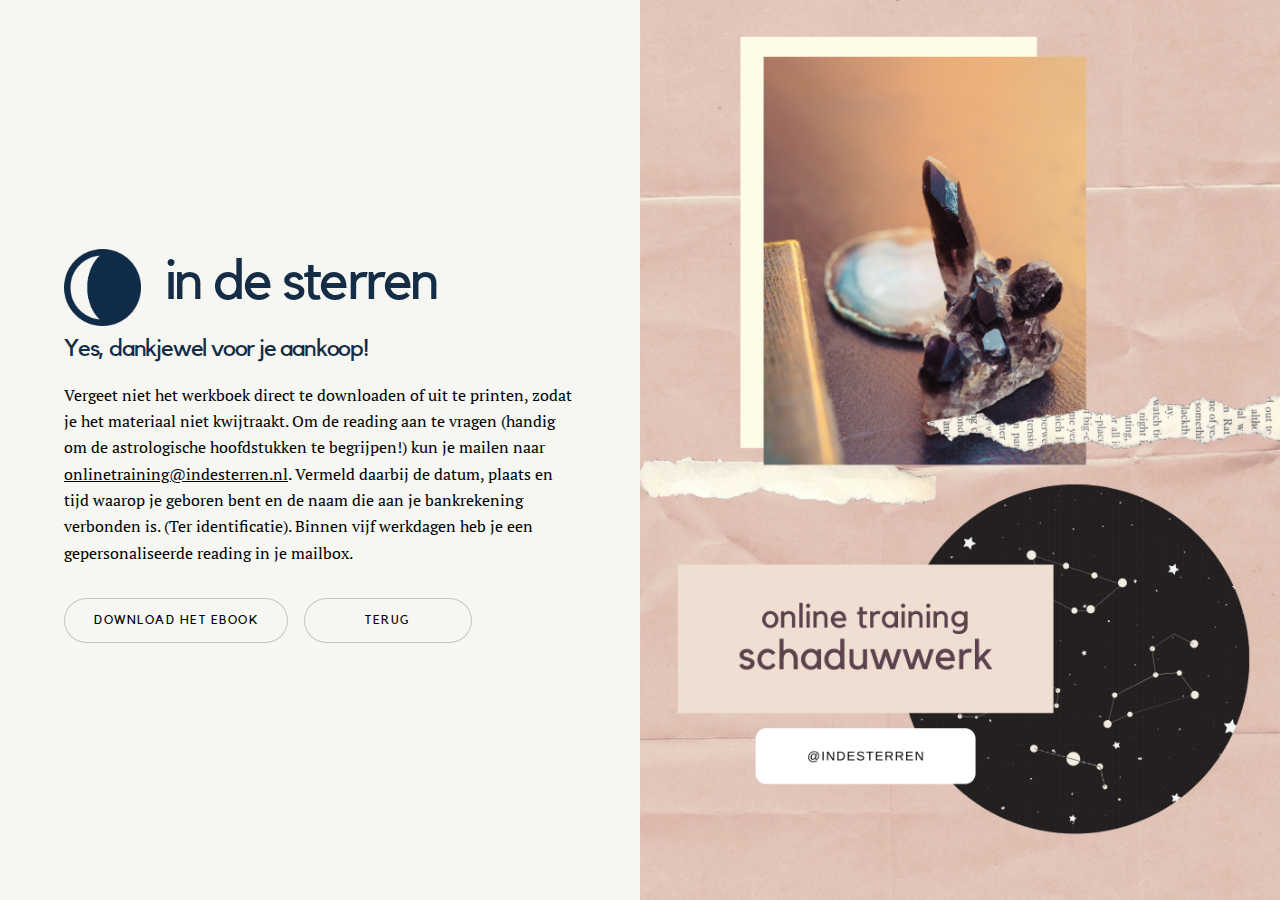
<file: swearlybird-a3boqor6.html>
<!DOCTYPE HTML>
<!--
	Story by HTML5 UP
	html5up.net | @ajlkn
	Free for personal and commercial use under the CCA 3.0 license (html5up.net/license)
-->
<html>
	<head>
		<title>In de sterren - Coaching en astrologie</title>
		<meta charset="utf-8" />
		<meta name="viewport" content="width=device-width, initial-scale=1, user-scalable=no" />
		<link rel="stylesheet" href="assets/css/main.css" />
		<link rel="apple-touch-icon" sizes="180x180" href="/apple-touch-icon.png">
		<link rel="icon" type="image/png" sizes="32x32" href="/favicon-32x32.png">
		<link rel="icon" type="image/png" sizes="16x16" href="/favicon-16x16.png">
		<link rel="manifest" href="/site.webmanifest">
		<noscript><link rel="stylesheet" href="assets/css/noscript.css" /></noscript>
	</head>
	<body class="is-preload">

		<!-- Wrapper -->
			<div id="wrapper" class="divided">

				<!-- Intro -->
					<section class="banner style1 orient-left content-align-left image-position-right fullscreen onload-image-fade-in onload-content-fade-right">
						<div class="content">
							<div class="logos">
								<img src="images/indesterren_dark.png" class="icon solid style2 icon-service logo-star">
								<h1 class="logo-text">in de sterren</h1>
							</div>
							<h3>Yes, dankjewel voor je aankoop!</h3><p>Vergeet niet het werkboek direct te downloaden of uit te printen, zodat je het materiaal niet kwijtraakt. Om de reading aan te vragen (handig om de astrologische hoofdstukken te begrijpen!) kun je mailen naar <a href="mailto:onlinetraining@indesterren.nl">onlinetraining@indesterren.nl</a>. Vermeld daarbij de datum, plaats en tijd waarop je geboren bent en de naam die aan je bankrekening verbonden is. (Ter identificatie). Binnen vijf werkdagen heb je een gepersonaliseerde reading in je mailbox.
							</p><ul class="actions">
																<li><a href="/trainingen/schaduwwerk_indesterren_34h2i9.pdf" class="button big wide smooth-scroll-middle">Download het ebook</a></li>

								<li><a href="/index.html" class="button big wide smooth-scroll-middle">Terug</a></li>
							</ul>
						</div>
						<div class="image">
							<img src="images/Schaduwwerk (1).png" alt="" />
						</div>
					</section>

		<!-- Scripts -->
			<script src="assets/js/jquery.min.js"></script>
			<script src="assets/js/jquery.scrollex.min.js"></script>
			<script src="assets/js/jquery.scrolly.min.js"></script>
			<script src="assets/js/browser.min.js"></script>
			<script src="assets/js/breakpoints.min.js"></script>
			<script src="assets/js/util.js"></script>
			<script src="assets/js/main.js"></script>
			<script>

					// Selecting the iframe element
				
					var iframe = document.getElementById("widget");
				
					
				
					// Adjusting the iframe height onload event
				
					iframe.onload = function(){
				
						iframe.style.height = iframe.contentWindow.document.body.scrollHeight + 'px';
				
					}
				
					</script>

	</body>
</html>
</file>
<file: assets/css/noscript.css>
/*
	Story by HTML5 UP
	html5up.net | @ajlkn
	Free for personal and commercial use under the CCA 3.0 license (html5up.net/license)
*/

/* Banner (transitions) */

	.banner.onload-content-fade-up .content {
		-moz-transition: none;
		-webkit-transition: none;
		-ms-transition: none;
		transition: none;
	}

	body.is-preload .banner.onload-content-fade-up .content {
		-moz-transform: none;
		-webkit-transform: none;
		-ms-transform: none;
		transform: none;
		opacity: 1;
	}

	.banner.onload-content-fade-down .content {
		-moz-transition: none;
		-webkit-transition: none;
		-ms-transition: none;
		transition: none;
	}

	body.is-preload .banner.onload-content-fade-down .content {
		-moz-transform: none;
		-webkit-transform: none;
		-ms-transform: none;
		transform: none;
		opacity: 1;
	}

	.banner.onload-content-fade-left .content {
		-moz-transition: none;
		-webkit-transition: none;
		-ms-transition: none;
		transition: none;
	}

	body.is-preload .banner.onload-content-fade-left .content {
		-moz-transform: none;
		-webkit-transform: none;
		-ms-transform: none;
		transform: none;
		opacity: 1;
	}

	.banner.onload-content-fade-right .content {
		-moz-transition: none;
		-webkit-transition: none;
		-ms-transition: none;
		transition: none;
	}

	body.is-preload .banner.onload-content-fade-right .content {
		-moz-transform: none;
		-webkit-transform: none;
		-ms-transform: none;
		transform: none;
		opacity: 1;
	}

	.banner.onload-content-fade-in .content {
		-moz-transition: none;
		-webkit-transition: none;
		-ms-transition: none;
		transition: none;
	}

	body.is-preload .banner.onload-content-fade-in .content {
		-moz-transform: none;
		-webkit-transform: none;
		-ms-transform: none;
		transform: none;
		opacity: 1;
	}

	.banner.onload-image-fade-up .image {
		-moz-transition: none;
		-webkit-transition: none;
		-ms-transition: none;
		transition: none;
	}

		.banner.onload-image-fade-up .image img {
			-moz-transition: none;
			-webkit-transition: none;
			-ms-transition: none;
			transition: none;
		}

	body.is-preload .banner.onload-image-fade-up .image {
		-moz-transform: none;
		-webkit-transform: none;
		-ms-transform: none;
		transform: none;
		opacity: 1;
	}

		body.is-preload .banner.onload-image-fade-up .image img {
			opacity: 1;
		}

	.banner.onload-image-fade-down .image {
		-moz-transition: none;
		-webkit-transition: none;
		-ms-transition: none;
		transition: none;
	}

		.banner.onload-image-fade-down .image img {
			-moz-transition: none;
			-webkit-transition: none;
			-ms-transition: none;
			transition: none;
		}

	body.is-preload .banner.onload-image-fade-down .image {
		-moz-transform: none;
		-webkit-transform: none;
		-ms-transform: none;
		transform: none;
		opacity: 1;
	}

		body.is-preload .banner.onload-image-fade-down .image img {
			opacity: 1;
		}

	.banner.onload-image-fade-left .image {
		-moz-transition: none;
		-webkit-transition: none;
		-ms-transition: none;
		transition: none;
	}

		.banner.onload-image-fade-left .image img {
			-moz-transition: none;
			-webkit-transition: none;
			-ms-transition: none;
			transition: none;
		}

	body.is-preload .banner.onload-image-fade-left .image {
		-moz-transform: none;
		-webkit-transform: none;
		-ms-transform: none;
		transform: none;
		opacity: 1;
	}

		body.is-preload .banner.onload-image-fade-left .image img {
			opacity: 1;
		}

	.banner.onload-image-fade-right .image {
		-moz-transition: none;
		-webkit-transition: none;
		-ms-transition: none;
		transition: none;
	}

		.banner.onload-image-fade-right .image img {
			-moz-transition: none;
			-webkit-transition: none;
			-ms-transition: none;
			transition: none;
		}

	body.is-preload .banner.onload-image-fade-right .image {
		-moz-transform: none;
		-webkit-transform: none;
		-ms-transform: none;
		transform: none;
		opacity: 1;
	}

		body.is-preload .banner.onload-image-fade-right .image img {
			opacity: 1;
		}

	.banner.onload-image-fade-in .image img {
		-moz-transition: none;
		-webkit-transition: none;
		-ms-transition: none;
		transition: none;
	}

	body.is-preload .banner.onload-image-fade-in .image img {
		opacity: 1;
	}

	.banner.onscroll-content-fade-up .content {
		-moz-transition: none;
		-webkit-transition: none;
		-ms-transition: none;
		transition: none;
	}

	.banner.onscroll-content-fade-up.is-inactive .content {
		-moz-transform: none;
		-webkit-transform: none;
		-ms-transform: none;
		transform: none;
		opacity: 1;
	}

	.banner.onscroll-content-fade-down .content {
		-moz-transition: none;
		-webkit-transition: none;
		-ms-transition: none;
		transition: none;
	}

	.banner.onscroll-content-fade-down.is-inactive .content {
		-moz-transform: none;
		-webkit-transform: none;
		-ms-transform: none;
		transform: none;
		opacity: 1;
	}

	.banner.onscroll-content-fade-left .content {
		-moz-transition: none;
		-webkit-transition: none;
		-ms-transition: none;
		transition: none;
	}

	.banner.onscroll-content-fade-left.is-inactive .content {
		-moz-transform: none;
		-webkit-transform: none;
		-ms-transform: none;
		transform: none;
		opacity: 1;
	}

	.banner.onscroll-content-fade-right .content {
		-moz-transition: none;
		-webkit-transition: none;
		-ms-transition: none;
		transition: none;
	}

	.banner.onscroll-content-fade-right.is-inactive .content {
		-moz-transform: none;
		-webkit-transform: none;
		-ms-transform: none;
		transform: none;
		opacity: 1;
	}

	.banner.onscroll-content-fade-in .content {
		-moz-transition: none;
		-webkit-transition: none;
		-ms-transition: none;
		transition: none;
	}

	.banner.onscroll-content-fade-in.is-inactive .content {
		-moz-transform: none;
		-webkit-transform: none;
		-ms-transform: none;
		transform: none;
		opacity: 1;
	}

	.banner.onscroll-image-fade-up .image {
		-moz-transition: none;
		-webkit-transition: none;
		-ms-transition: none;
		transition: none;
	}

		.banner.onscroll-image-fade-up .image img {
			-moz-transition: none;
			-webkit-transition: none;
			-ms-transition: none;
			transition: none;
		}

	.banner.onscroll-image-fade-up.is-inactive .image {
		-moz-transform: none;
		-webkit-transform: none;
		-ms-transform: none;
		transform: none;
		opacity: 1;
	}

		.banner.onscroll-image-fade-up.is-inactive .image img {
			opacity: 1;
		}

	.banner.onscroll-image-fade-down .image {
		-moz-transition: none;
		-webkit-transition: none;
		-ms-transition: none;
		transition: none;
	}

		.banner.onscroll-image-fade-down .image img {
			-moz-transition: none;
			-webkit-transition: none;
			-ms-transition: none;
			transition: none;
		}

	.banner.onscroll-image-fade-down.is-inactive .image {
		-moz-transform: none;
		-webkit-transform: none;
		-ms-transform: none;
		transform: none;
		opacity: 1;
	}

		.banner.onscroll-image-fade-down.is-inactive .image img {
			opacity: 1;
		}

	.banner.onscroll-image-fade-left .image {
		-moz-transition: none;
		-webkit-transition: none;
		-ms-transition: none;
		transition: none;
	}

		.banner.onscroll-image-fade-left .image img {
			-moz-transition: none;
			-webkit-transition: none;
			-ms-transition: none;
			transition: none;
		}

	.banner.onscroll-image-fade-left.is-inactive .image {
		-moz-transform: none;
		-webkit-transform: none;
		-ms-transform: none;
		transform: none;
		opacity: 1;
	}

		.banner.onscroll-image-fade-left.is-inactive .image img {
			opacity: 1;
		}

	.banner.onscroll-image-fade-right .image {
		-moz-transition: none;
		-webkit-transition: none;
		-ms-transition: none;
		transition: none;
	}

		.banner.onscroll-image-fade-right .image img {
			-moz-transition: none;
			-webkit-transition: none;
			-ms-transition: none;
			transition: none;
		}

	.banner.onscroll-image-fade-right.is-inactive .image {
		-moz-transform: none;
		-webkit-transform: none;
		-ms-transform: none;
		transform: none;
		opacity: 1;
	}

		.banner.onscroll-image-fade-right.is-inactive .image img {
			opacity: 1;
		}

	.banner.onscroll-image-fade-in .image img {
		-moz-transition: none;
		-webkit-transition: none;
		-ms-transition: none;
		transition: none;
	}

	.banner.onscroll-image-fade-in.is-inactive .image img {
		opacity: 1;
	}
</file>
<file: assets/css/splash.css>
/* Style Settings */

@import url('https://fonts.googleapis.com/css?family=Karla:400,700&display=swap');
:root {
    --font: 'Karla', 'Karla', sans-serif;
}

body {
    background-color: rgb(243, 242, 242);
}

#userPhoto {
    width: 100px;
    height: 100px;
    display: block;
    margin: 35px auto 20px;
    border-radius: 50%;
}

#userName {
    color: rgb(99, 99, 99);
    font-size: 1rem;
    font-weight: 600;
    line-height: 1.25;
    display: block;
    font-family: var(--font);
    width: 100%;
    text-align: center;
    text-decoration: none;

}
.blockbutton {
width: 85%;
border: none;
background-color: #89cff0;
padding: 14px 28px;
font-size: 16px;
cursor: pointer;
text-align: center;
font-family: “Playfair Display”;
}

.circulo {
    background: rgb(221, 221, 221);
    border-radius: 52px;
    width: 38px;
    height: 38px;
    text-align: center;
    font-size: 10px;
    color: rgb(32, 32, 32);
}

.circulo:hover {
    background: rgb(66, 110, 255);
    color: rgb(255, 255, 255);
    -webkit-box-shadow: 2px 2px 2px rgba(50, 50, 50, 0.77);
    -moz-box-shadow: 2px 2px 2px rgba(50, 50, 50, 0.77);
    box-shadow: 2px 2px 2px rgba(50, 50, 50, 0.77);
}

.night_mode {
    position: fixed;
    top: 25px;
    right: 30px;
    z-index: 10000000;
    color: #585858;
}

.night_mode:hover {
    cursor: pointer;
}
</file>
<file: assets/css/main.css>
@import url(fontawesome-all.min.css);

@import url("https://fonts.googleapis.com/css?family=PT+Serif:400,400i,700");

@font-face {
  font-family: 'Kollektif';
  src: url('../webfonts/Kollektif.eot');
  src: url('../webfonts/Kollektif.eot?#iefix') format('embedded-opentype'),        url('../webfonts/Kollektif.woff2') format('woff2'),        url('../webfonts/Kollektif.woff') format('woff'),        url('../webfonts/Kollektif.svg#Kollektif') format('svg');
  font-weight: normal;
  font-style: normal;
  font-display: swap;
}

@font-face {
  font-family: 'Kollektif';
  src: url('../webfonts/Kollektif-Bold.eot');
  src: url('../webfonts/Kollektif-Bold.eot?#iefix') format('embedded-opentype'),        url('../webfonts/Kollektif-Bold.woff2') format('woff2'),        url('../webfonts/Kollektif-Bold.woff') format('woff'),        url('../webfonts/Kollektif-Bold.svg#Kollektif-Bold') format('svg');
  font-weight: bold;
  font-style: normal;
  font-display: swap;
}

.iframe-container {
  position: relative;
  overflow: hidden;
  padding-top: 40%;
}

iframe {
  position: absolute;
    top: 0;
    left: 0;
    width: 100%;
    height: 100%;
    border: 0;
}


/*
	Story by HTML5 UP
	html5up.net | @ajlkn
	Free for personal and commercial use under the CCA 3.0 license (html5up.net/license)
*/

html,body,div,span,h1,h2,h3,h4,h5,h6,p,a,big,img,sub,i,center,ul,li,label,footer,section {
  margin: 0;
  padding: 0;
  border: 0;
  font-size: 100%;
  font: inherit;
  vertical-align: baseline;
}

footer,section {
  display: block;
}

body {
  line-height: 1;
}

footer {
  color: rgba(0,0,0,0.5);
  margin: 2.5rem;
}

footer a {
  color: rgba(0,0,0,0.5);
}

ul {
  list-style: none;
}

body {
  -webkit-text-size-adjust: none;
}

/* Basic */

body {
  -ms-overflow-style: scrollbar;
}

@media screen and (max-width: 480px) {
  html,  body {
    min-width: 320px;
  }
}

html {
  box-sizing: border-box;
}

*,*:before,*:after {
  box-sizing: inherit;
}

body {
  background: #ffffff;
}

body.is-preload *,body.is-preload *:before,body.is-preload *:after {
  -moz-animation: none !important;
  -webkit-animation: none !important;
  -ms-animation: none !important;
  animation: none !important;
  -moz-transition: none !important;
  -webkit-transition: none !important;
  -ms-transition: none !important;
  transition: none !important;
}

/* Type */

html {
  font-size: 18pt;
}

@media screen and (max-width: 1680px) {
  html {
    font-size: 14pt;
  }
}

@media screen and (max-width: 1280px) {
  html {
    font-size: 12pt;
  }
}

@media screen and (max-width: 736px) {
  html {
    font-size: 11pt;
  }
}

@media screen and (max-width: 360px) {
  html {
    font-size: 10pt;
  }
}

body {
  background-color: #f6f7f2;
  color: #000000;
}

body {
  font-family: 'PT Serif', serif;
  font-size: 1rem;
  font-weight: 300;
  line-height: 1.65;
}

a {
  -moz-transition: color 0.2s ease-in-out;
  -webkit-transition: color 0.2s ease-in-out;
  -ms-transition: color 0.2s ease-in-out;
  transition: color 0.2s ease-in-out;
  text-decoration: underline;
}

a:hover {
  text-decoration: none;
}

i {
  font-style: italic;
}

p {
  margin: 0 0 2rem 0;
}

p.major {
  font-size: 1.25rem;
}

h1,h2,h3,h4,h5,h6 {
  font-family: 'Kollektif', Helvetica, sans-serif;
  font-weight: 300;
  line-height: 1.375;
  letter-spacing: -0.05em;
  margin: 0 0 1rem 0;
}

h1 a,h2 a,h3 a,h4 a,h5 a,h6 a {
  color: inherit;
  text-decoration: none;
}

h1 {
  font-size: 3.5rem;
  line-height: 1.2;
}

h2 {
  font-size: 2.25rem;
}

h3 {
  font-size: 1.5rem;
}

h4 {
  font-size: 1.1rem;
}

h5 {
  font-size: 0.9rem;
}

h6 {
  font-size: 0.7rem;
}

sub {
  font-size: 0.8rem;
  position: relative;
  top: 0.5rem;
}

.align-left {
  text-align: left;
}

.align-center {
  text-align: center;
}

.align-right {
  text-align: right;
}

@media screen and (max-width: 736px) {
  p.major {
    font-size: 1.1rem;
  }

  h1 {
    font-size: 2.5rem;
  }

  h2 {
    font-size: 2rem;
  }

  h3 {
    font-size: 1.25rem;
  }

  h4 {
    font-size: 1rem;
  }
}

a {
  color: #000000;
}

a:hover {
  color: #142c45;
}

h1,h2,h3,h4,h5,h6 {
  color: #142c45;
}

/* Row */

/* Box */

/* Button */

button,.button {
  -moz-appearance: none;
  -webkit-appearance: none;
  -ms-appearance: none;
  appearance: none;
  -moz-transition: background-color 0.2s ease-in-out, box-shadow 0.2s ease-in-out, color 0.2s ease-in-out;
  -webkit-transition: background-color 0.2s ease-in-out, box-shadow 0.2s ease-in-out, color 0.2s ease-in-out;
  -ms-transition: background-color 0.2s ease-in-out, box-shadow 0.2s ease-in-out, color 0.2s ease-in-out;
  transition: background-color 0.2s ease-in-out, box-shadow 0.2s ease-in-out, color 0.2s ease-in-out;
  border: 0;
  cursor: pointer;
  display: inline-block;
  font-family: 'Kollektif', sans-serif;
  font-weight: 400;
  letter-spacing: 0.125em;
  text-align: center;
  text-decoration: none;
  text-transform: uppercase;
  white-space: nowrap;
  font-size: 0.75rem;
  max-width: 20rem;
  height: 3.75em;
  line-height: 3.75em;
  border-radius: 3.75em;
  padding: 0 2.5em;
  text-overflow: ellipsis;
  overflow: hidden;
}

button.icon:before,.button.icon:before {
  margin-right: 0.5rem;
}

button.wide,.button.wide {
  min-width: 14em;
}

button:disabled,.button:disabled {
  pointer-events: none;
  opacity: 0.25;
}

button,.button {
  background-color: transparent;
  box-shadow: inset 0 0 0 1px rgba(0, 0, 0, 0.2);
  color: #000000 !important;
}

button:hover,.button:hover {
  box-shadow: inset 0 0 0 1px #142c45;
  color: #142c45 !important;
}

button:active,.button:active {
  background-color: #eaeaea;
  box-shadow: inset 0 0 0 1px #142c45;
  color: #142c45 !important;
}

/* Form */

label {
  display: block;
  font-size: 0.9rem;
  font-weight: 400;
  margin: 0 0 1rem 0;
}

::-webkit-input-placeholder {
  opacity: 1.0;
}

:-moz-placeholder {
  opacity: 1.0;
}

::-moz-placeholder {
  opacity: 1.0;
}

:-ms-input-placeholder {
  opacity: 1.0;
}

label {
  color: #000000;
}

::-webkit-input-placeholder {
  color: rgba(0, 0, 0, 0.75) !important;
}

:-moz-placeholder {
  color: rgba(0, 0, 0, 0.75) !important;
}

::-moz-placeholder {
  color: rgba(0, 0, 0, 0.75) !important;
}

:-ms-input-placeholder {
  color: rgba(0, 0, 0, 0.75) !important;
}

/* Icon */

.icon {
  text-decoration: none;
  border-bottom: none;
  position: relative;
  text-align: center;
}

.icon-service {
  width: 3rem;
  height: auto;
  margin: 0 auto;
}

.logos {
  margin: 0 auto;
}

.logo-star {
  width: 15%;
  height: auto;
  float: left;
  margin-right: 1.5rem;
  vertical-align: middle;
}

.logo-text {
  width: 90%;
}

.icon:before {
  -moz-osx-font-smoothing: grayscale;
  -webkit-font-smoothing: antialiased;
  display: inline-block;
  font-style: normal;
  font-variant: normal;
  text-rendering: auto;
  line-height: 1;
  text-transform: none !important;
  font-family: 'Font Awesome 5 Free';
  font-weight: 400;
}

.icon > .label {
  display: none;
}

.icon:before {
  line-height: inherit;
}

.icon.solid:before {
  font-weight: 900;
}

.icon.brands:before {
  font-family: 'Font Awesome 5 Brands';
}

.icon.style2:before {
  border-radius: 2.75em;
  display: inline-block;
  height: 2.75em;
  line-height: 2.75em;
  width: 2.75em;
}

.icon.major {
  display: block;
  margin: 0 0 1rem 0;
}

.icon.major:before {
  font-size: 1.25rem;
}

a.icon.style2:before {
  -moz-transition: background-color 0.2s ease-in-out, box-shadow 0.2s ease-in-out, color 0.2s ease-in-out;
  -webkit-transition: background-color 0.2s ease-in-out, box-shadow 0.2s ease-in-out, color 0.2s ease-in-out;
  -ms-transition: background-color 0.2s ease-in-out, box-shadow 0.2s ease-in-out, color 0.2s ease-in-out;
  transition: background-color 0.2s ease-in-out, box-shadow 0.2s ease-in-out, color 0.2s ease-in-out;
}

.icon.style2:before {
  box-shadow: inset 0 0 0 1px rgba(0, 0, 0, 0.2);
}

a.icon.style2:hover:before {
  box-shadow: inset 0 0 0 1px #142c45;
  color: #142c45;
}

a.icon.style2:active:before {
  background-color: rgba(71, 211, 229, 0.1);
  box-shadow: inset 0 0 0 1px #142c45;
  color: #142c45;
}

/* Image */

.image {
  border: 0;
  border-radius: 4px;
  display: inline-block;
  position: relative;
}

.image img {
  display: block;
  border-radius: 4px;
}

.image.left,.image.right {
  width: 40%;
  max-width: 10rem;
}

.image.left img,.image.right img {
  width: 100%;
}

.image.left {
  float: left;
  margin: 0 1.5rem 1rem 0;
  top: 0.25rem;
}

.image.right {
  float: right;
  margin: 0 0 1rem 1.5rem;
  top: 0.25rem;
}

.image.main {
  display: block;
  margin: 0 0 3rem 0;
  width: 100%;
}

.image.main img {
  width: 100%;
}

/* List */

ul {
  list-style: disc;
  margin: 0 0 2rem 0;
  padding-left: 1rem;
}

ul li {
  padding-left: 0.5rem;
}

ul.alt {
  list-style: none;
  padding-left: 0;
}

ul.alt li {
  border-top: solid 1px;
  padding: 0.5rem 0;
}

ul.alt li:first-child {
  border-top: 0;
  padding-top: 0;
}

ul.alt li {
  border-top-color: rgba(0, 0, 0, 0.2);
}

/* Actions */

ul.actions {
  display: -moz-flex;
  display: -webkit-flex;
  display: -ms-flex;
  display: flex;
  cursor: default;
  list-style: none;
  margin-left: -1rem;
  padding-left: 0;
}

ul.actions li {
  padding: 0 0 0 1rem;
  vertical-align: middle;
}

ul.actions.stacked {
  -moz-flex-direction: column;
  -webkit-flex-direction: column;
  -ms-flex-direction: column;
  flex-direction: column;
  margin-left: 0;
}

ul.actions.stacked li {
  padding: 1.3rem 0 0 0;
}

ul.actions.stacked li:first-child {
  padding-top: 0;
}

/* Icons */

ul.icons {
  cursor: default;
  list-style: none;
  padding-left: 0;
}

ul.icons li {
  display: inline-block;
  padding: 0 0.75rem 0 0;
}

ul.icons li:last-child {
  padding-right: 0;
}

/* Section/Article */

/* Table */

/* Banner (transitions) */

.banner.onload-content-fade-up .content {
  -moz-transition: opacity 0.75s ease-in-out, -moz-transform 0.75s ease-in-out;
  -webkit-transition: opacity 0.75s ease-in-out, -webkit-transform 0.75s ease-in-out;
  -ms-transition: opacity 0.75s ease-in-out, -ms-transform 0.75s ease-in-out;
  transition: opacity 0.75s ease-in-out, transform 0.75s ease-in-out;
}

body.is-preload .banner.onload-content-fade-up .content {
  -moz-transform: translateY(1rem);
  -webkit-transform: translateY(1rem);
  -ms-transform: translateY(1rem);
  transform: translateY(1rem);
  opacity: 0;
}

.banner.onload-content-fade-left .content {
  -moz-transition: opacity 0.75s ease-in-out, -moz-transform 0.75s ease-in-out;
  -webkit-transition: opacity 0.75s ease-in-out, -webkit-transform 0.75s ease-in-out;
  -ms-transition: opacity 0.75s ease-in-out, -ms-transform 0.75s ease-in-out;
  transition: opacity 0.75s ease-in-out, transform 0.75s ease-in-out;
}

body.is-preload .banner.onload-content-fade-left .content {
  -moz-transform: translateX(1rem);
  -webkit-transform: translateX(1rem);
  -ms-transform: translateX(1rem);
  transform: translateX(1rem);
  opacity: 0;
}

.banner.onload-content-fade-right .content {
  -moz-transition: opacity 0.75s ease-in-out, -moz-transform 0.75s ease-in-out;
  -webkit-transition: opacity 0.75s ease-in-out, -webkit-transform 0.75s ease-in-out;
  -ms-transition: opacity 0.75s ease-in-out, -ms-transform 0.75s ease-in-out;
  transition: opacity 0.75s ease-in-out, transform 0.75s ease-in-out;
}

body.is-preload .banner.onload-content-fade-right .content {
  -moz-transform: translateX(-1rem);
  -webkit-transform: translateX(-1rem);
  -ms-transform: translateX(-1rem);
  transform: translateX(-1rem);
  opacity: 0;
}

.banner.onload-content-fade-in .content {
  -moz-transition: opacity 0.75s ease-in-out;
  -webkit-transition: opacity 0.75s ease-in-out;
  -ms-transition: opacity 0.75s ease-in-out;
  transition: opacity 0.75s ease-in-out;
}

body.is-preload .banner.onload-content-fade-in .content {
  opacity: 0;
}

.banner.onload-image-fade-up .image {
  -moz-transition: opacity 0.75s ease-in-out, -moz-transform 0.75s ease-in-out;
  -webkit-transition: opacity 0.75s ease-in-out, -webkit-transform 0.75s ease-in-out;
  -ms-transition: opacity 0.75s ease-in-out, -ms-transform 0.75s ease-in-out;
  transition: opacity 0.75s ease-in-out, transform 0.75s ease-in-out;
}

.banner.onload-image-fade-up .image img {
  -moz-transition: opacity 0.75s ease-in-out;
  -webkit-transition: opacity 0.75s ease-in-out;
  -ms-transition: opacity 0.75s ease-in-out;
  transition: opacity 0.75s ease-in-out;
  -moz-transition-delay: 0.5625s;
  -webkit-transition-delay: 0.5625s;
  -ms-transition-delay: 0.5625s;
  transition-delay: 0.5625s;
}

body.is-preload .banner.onload-image-fade-up .image {
  -moz-transform: translateY(1rem);
  -webkit-transform: translateY(1rem);
  -ms-transform: translateY(1rem);
  transform: translateY(1rem);
  opacity: 0;
}

body.is-preload .banner.onload-image-fade-up .image img {
  opacity: 0;
}

.banner.onload-image-fade-left .image {
  -moz-transition: opacity 0.75s ease-in-out, -moz-transform 0.75s ease-in-out;
  -webkit-transition: opacity 0.75s ease-in-out, -webkit-transform 0.75s ease-in-out;
  -ms-transition: opacity 0.75s ease-in-out, -ms-transform 0.75s ease-in-out;
  transition: opacity 0.75s ease-in-out, transform 0.75s ease-in-out;
}

.banner.onload-image-fade-left .image img {
  -moz-transition: opacity 0.75s ease-in-out;
  -webkit-transition: opacity 0.75s ease-in-out;
  -ms-transition: opacity 0.75s ease-in-out;
  transition: opacity 0.75s ease-in-out;
  -moz-transition-delay: 0.5625s;
  -webkit-transition-delay: 0.5625s;
  -ms-transition-delay: 0.5625s;
  transition-delay: 0.5625s;
}

body.is-preload .banner.onload-image-fade-left .image {
  -moz-transform: translateX(1rem);
  -webkit-transform: translateX(1rem);
  -ms-transform: translateX(1rem);
  transform: translateX(1rem);
  opacity: 0;
}

body.is-preload .banner.onload-image-fade-left .image img {
  opacity: 0;
}

.banner.onload-image-fade-right .image {
  -moz-transition: opacity 0.75s ease-in-out, -moz-transform 0.75s ease-in-out;
  -webkit-transition: opacity 0.75s ease-in-out, -webkit-transform 0.75s ease-in-out;
  -ms-transition: opacity 0.75s ease-in-out, -ms-transform 0.75s ease-in-out;
  transition: opacity 0.75s ease-in-out, transform 0.75s ease-in-out;
}

.banner.onload-image-fade-right .image img {
  -moz-transition: opacity 0.75s ease-in-out;
  -webkit-transition: opacity 0.75s ease-in-out;
  -ms-transition: opacity 0.75s ease-in-out;
  transition: opacity 0.75s ease-in-out;
  -moz-transition-delay: 0.5625s;
  -webkit-transition-delay: 0.5625s;
  -ms-transition-delay: 0.5625s;
  transition-delay: 0.5625s;
}

body.is-preload .banner.onload-image-fade-right .image {
  -moz-transform: translateX(-1rem);
  -webkit-transform: translateX(-1rem);
  -ms-transform: translateX(-1rem);
  transform: translateX(-1rem);
  opacity: 0;
}

body.is-preload .banner.onload-image-fade-right .image img {
  opacity: 0;
}

.banner.onload-image-fade-in .image img {
  -moz-transition: opacity 0.75s ease-in-out;
  -webkit-transition: opacity 0.75s ease-in-out;
  -ms-transition: opacity 0.75s ease-in-out;
  transition: opacity 0.75s ease-in-out;
}

body.is-preload .banner.onload-image-fade-in .image img {
  opacity: 0;
}

.banner.onscroll-content-fade-up .content {
  -moz-transition: opacity 0.75s ease-in-out, -moz-transform 0.75s ease-in-out;
  -webkit-transition: opacity 0.75s ease-in-out, -webkit-transform 0.75s ease-in-out;
  -ms-transition: opacity 0.75s ease-in-out, -ms-transform 0.75s ease-in-out;
  transition: opacity 0.75s ease-in-out, transform 0.75s ease-in-out;
}

.banner.onscroll-content-fade-left .content {
  -moz-transition: opacity 0.75s ease-in-out, -moz-transform 0.75s ease-in-out;
  -webkit-transition: opacity 0.75s ease-in-out, -webkit-transform 0.75s ease-in-out;
  -ms-transition: opacity 0.75s ease-in-out, -ms-transform 0.75s ease-in-out;
  transition: opacity 0.75s ease-in-out, transform 0.75s ease-in-out;
}

.banner.onscroll-content-fade-right .content {
  -moz-transition: opacity 0.75s ease-in-out, -moz-transform 0.75s ease-in-out;
  -webkit-transition: opacity 0.75s ease-in-out, -webkit-transform 0.75s ease-in-out;
  -ms-transition: opacity 0.75s ease-in-out, -ms-transform 0.75s ease-in-out;
  transition: opacity 0.75s ease-in-out, transform 0.75s ease-in-out;
}

.banner.onscroll-content-fade-in .content {
  -moz-transition: opacity 0.75s ease-in-out;
  -webkit-transition: opacity 0.75s ease-in-out;
  -ms-transition: opacity 0.75s ease-in-out;
  transition: opacity 0.75s ease-in-out;
}

.banner.onscroll-image-fade-up .image {
  -moz-transition: opacity 0.75s ease-in-out, -moz-transform 0.75s ease-in-out;
  -webkit-transition: opacity 0.75s ease-in-out, -webkit-transform 0.75s ease-in-out;
  -ms-transition: opacity 0.75s ease-in-out, -ms-transform 0.75s ease-in-out;
  transition: opacity 0.75s ease-in-out, transform 0.75s ease-in-out;
}

.banner.onscroll-image-fade-up .image img {
  -moz-transition: opacity 0.75s ease-in-out;
  -webkit-transition: opacity 0.75s ease-in-out;
  -ms-transition: opacity 0.75s ease-in-out;
  transition: opacity 0.75s ease-in-out;
  -moz-transition-delay: 0.5625s;
  -webkit-transition-delay: 0.5625s;
  -ms-transition-delay: 0.5625s;
  transition-delay: 0.5625s;
}

.banner.onscroll-image-fade-left .image {
  -moz-transition: opacity 0.75s ease-in-out, -moz-transform 0.75s ease-in-out;
  -webkit-transition: opacity 0.75s ease-in-out, -webkit-transform 0.75s ease-in-out;
  -ms-transition: opacity 0.75s ease-in-out, -ms-transform 0.75s ease-in-out;
  transition: opacity 0.75s ease-in-out, transform 0.75s ease-in-out;
}

.banner.onscroll-image-fade-left .image img {
  -moz-transition: opacity 0.75s ease-in-out;
  -webkit-transition: opacity 0.75s ease-in-out;
  -ms-transition: opacity 0.75s ease-in-out;
  transition: opacity 0.75s ease-in-out;
  -moz-transition-delay: 0.5625s;
  -webkit-transition-delay: 0.5625s;
  -ms-transition-delay: 0.5625s;
  transition-delay: 0.5625s;
}

.banner.onscroll-image-fade-right .image {
  -moz-transition: opacity 0.75s ease-in-out, -moz-transform 0.75s ease-in-out;
  -webkit-transition: opacity 0.75s ease-in-out, -webkit-transform 0.75s ease-in-out;
  -ms-transition: opacity 0.75s ease-in-out, -ms-transform 0.75s ease-in-out;
  transition: opacity 0.75s ease-in-out, transform 0.75s ease-in-out;
}

.banner.onscroll-image-fade-right .image img {
  -moz-transition: opacity 0.75s ease-in-out;
  -webkit-transition: opacity 0.75s ease-in-out;
  -ms-transition: opacity 0.75s ease-in-out;
  transition: opacity 0.75s ease-in-out;
  -moz-transition-delay: 0.5625s;
  -webkit-transition-delay: 0.5625s;
  -ms-transition-delay: 0.5625s;
  transition-delay: 0.5625s;
}

.banner.onscroll-image-fade-in .image img {
  -moz-transition: opacity 0.75s ease-in-out;
  -webkit-transition: opacity 0.75s ease-in-out;
  -ms-transition: opacity 0.75s ease-in-out;
  transition: opacity 0.75s ease-in-out;
}

/* Banner (style1) */

.banner.style1 {
  -moz-align-items: -moz-stretch;
  -webkit-align-items: -webkit-stretch;
  -ms-align-items: -ms-stretch;
  align-items: stretch;
  display: -moz-flex;
  display: -webkit-flex;
  display: -ms-flex;
  display: flex;
  -moz-flex-direction: row;
  -webkit-flex-direction: row;
  -ms-flex-direction: row;
  flex-direction: row;
  -moz-justify-content: -moz-flex-end;
  -webkit-justify-content: -webkit-flex-end;
  -ms-justify-content: -ms-flex-end;
  justify-content: flex-end;
  position: relative;
  text-align: left;
  overflow-x: hidden;
}

.banner.style1 .content {
  padding: 7rem 7rem 5rem 7rem;
  -moz-align-self: center;
  -webkit-align-self: center;
  -ms-align-self: center;
  align-self: center;
  -moz-flex-grow: 1;
  -webkit-flex-grow: 1;
  -ms-flex-grow: 1;
  flex-grow: 1;
  -moz-flex-shrink: 1;
  -webkit-flex-shrink: 1;
  -ms-flex-shrink: 1;
  flex-shrink: 1;
  width: 50%;
  max-width: 48rem;
  margin: 0 auto;
}

.banner.style1 .image {
  -moz-flex-grow: 0;
  -webkit-flex-grow: 0;
  -ms-flex-grow: 0;
  flex-grow: 0;
  -moz-flex-shrink: 0;
  -webkit-flex-shrink: 0;
  -ms-flex-shrink: 0;
  flex-shrink: 0;
  border-radius: 0;
  width: 50%;
}

.banner.style1 .image img {
  -moz-object-fit: cover;
  -webkit-object-fit: cover;
  -ms-object-fit: cover;
  object-fit: cover;
  -moz-object-position: center;
  -webkit-object-position: center;
  -ms-object-position: center;
  object-position: center;
  display: block;
  position: absolute;
  top: 0;
  left: 0;
  width: 100%;
  height: 100%;
  border-radius: 0;
}

@media screen and (max-width: 1680px) {
  .banner.style1 .content {
    padding: 5rem 5rem 3rem 5rem;
  }
}

@media screen and (max-width: 1280px) {
  .banner.style1 .content {
    padding: 4rem 4rem 2rem 4rem;
  }
}

@media screen and (max-width: 980px) {
  .banner.style1 .content {
    padding: 3.75rem 3rem 1.75rem 3rem;
  }
}

@media screen and (max-width: 736px) {
  .banner.style1 .content {
    padding: 2.5rem 2rem 0.5rem 2rem;
  }
}

@media screen and (orientation: portrait) {
  .banner.style1 {
    -moz-flex-direction: column-reverse;
    -webkit-flex-direction: column-reverse;
    -ms-flex-direction: column-reverse;
    flex-direction: column-reverse;
    text-align: center;
  }

  .banner.style1 .content {
    display: -moz-flex;
    display: -webkit-flex;
    display: -ms-flex;
    display: flex;
    -moz-flex-direction: column;
    -webkit-flex-direction: column;
    -ms-flex-direction: column;
    flex-direction: column;
    -moz-justify-content: center;
    -webkit-justify-content: center;
    -ms-justify-content: center;
    justify-content: center;
    width: 100%;
    max-width: 100%;
  }

  .banner.style1 .image {
    width: 100%;
    max-width: 100%;
    height: 45vh;
  }
}

.banner.style1.fullscreen {
  min-height: 100vh;
}

@media screen and (orientation: portrait) {
  .banner.style1.fullscreen .content {
    min-height: 50vh;
  }

  .banner.style1.fullscreen .image {
    height: 50vh;
  }
}

.banner.style1.orient-right {
  -moz-flex-direction: row-reverse;
  -webkit-flex-direction: row-reverse;
  -ms-flex-direction: row-reverse;
  flex-direction: row-reverse;
}

@media screen and (orientation: portrait) {
  .banner.style1.orient-right {
    -moz-flex-direction: column-reverse;
    -webkit-flex-direction: column-reverse;
    -ms-flex-direction: column-reverse;
    flex-direction: column-reverse;
  }
}

.banner.style1.content-align-center {
  text-align: center;
}

.banner.style1.content-align-right {
  text-align: right;
}

@media screen and (orientation: portrait) {
  .banner.style1.content-align-right {
    text-align: center;
  }
}

.banner.style1.image-position-left .image img {
  -moz-object-position: left;
  -webkit-object-position: left;
  -ms-object-position: left;
  object-position: left;
}

.banner.style1.image-position-right .image img {
  -moz-object-position: right;
  -webkit-object-position: right;
  -ms-object-position: right;
  object-position: right;
}

/* Banner (style2) */

.banner.style2 {
  padding: 5.25rem 5.25rem 3.25rem 5.25rem;
  -moz-align-items: center;
  -webkit-align-items: center;
  -ms-align-items: center;
  align-items: center;
  display: -moz-flex;
  display: -webkit-flex;
  display: -ms-flex;
  display: flex;
  -moz-justify-content: center;
  -webkit-justify-content: center;
  -ms-justify-content: center;
  justify-content: center;
  background-color: inherit;
  position: relative;
  text-align: center;
  overflow-x: hidden;
}

.banner.style2 .content {
  padding: 5.25rem 5.25rem 3.25rem 5.25rem;
  position: relative;
  width: 40rem;
  max-width: 100%;
  background-color: inherit;
  border-radius: 0.5rem;
  margin-bottom: 2rem;
  z-index: 1;
}

.banner.style2 .image {
  -moz-flex-grow: 0;
  -webkit-flex-grow: 0;
  -ms-flex-grow: 0;
  flex-grow: 0;
  -moz-flex-shrink: 0;
  -webkit-flex-shrink: 0;
  -ms-flex-shrink: 0;
  flex-shrink: 0;
  position: absolute;
  width: 100%;
  height: 100%;
  top: 0;
  left: 0;
  border-radius: 0;
}

.banner.style2 .image img {
  -moz-object-fit: cover;
  -webkit-object-fit: cover;
  -ms-object-fit: cover;
  object-fit: cover;
  -moz-object-position: center;
  -webkit-object-position: center;
  -ms-object-position: center;
  object-position: center;
  display: block;
  position: absolute;
  top: 0;
  left: 0;
  width: 100%;
  height: 100%;
  border-radius: 0;
}

@media screen and (max-width: 1680px) {
  .banner.style2 {
    padding: 3.75rem 3.75rem 1.75rem 3.75rem;
  }

  .banner.style2 .content {
    padding: 3.75rem 3.75rem 1.75rem 3.75rem;
  }
}

@media screen and (max-width: 1280px) {
  .banner.style2 {
    padding: 4rem 3rem 2rem 3rem;
  }

  .banner.style2 .content {
    padding: 4rem 3rem 2rem 3rem;
  }
}

@media screen and (max-width: 980px) {
  .banner.style2 {
    padding: 3rem 3rem 1rem 3rem;
  }

  .banner.style2 .content {
    padding: 3.75rem 2.25rem 1.75rem 2.25rem;
  }
}

@media screen and (max-width: 736px) {
  .banner.style2 {
    padding: 2rem 2rem 0.1rem 2rem;
  }

  .banner.style2 .content {
    padding: 2.5rem 1.5rem 0.5rem 1.5rem;
  }
}

.banner.style2.fullscreen {
  min-height: 100vh;
}

.banner.style2.orient-left {
  -moz-justify-content: -moz-flex-start;
  -webkit-justify-content: -webkit-flex-start;
  -ms-justify-content: -ms-flex-start;
  justify-content: flex-start;
  padding-left: 0;
}

.banner.style2.orient-left .content {
  border-top-left-radius: 0;
  border-bottom-left-radius: 0;
}

.banner.style2.orient-right {
  -moz-justify-content: -moz-flex-end;
  -webkit-justify-content: -webkit-flex-end;
  -ms-justify-content: -ms-flex-end;
  justify-content: flex-end;
  padding-right: 0;
}

.banner.style2.orient-right .content {
  border-top-right-radius: 0;
  border-bottom-right-radius: 0;
}

.banner.style2.content-align-left {
  text-align: left;
}

.banner.style2.content-align-right {
  text-align: right;
}

.banner.style2.image-position-left .image img {
  -moz-object-position: left;
  -webkit-object-position: left;
  -ms-object-position: left;
  object-position: left;
}

.banner.style2.image-position-right .image img {
  -moz-object-position: right;
  -webkit-object-position: right;
  -ms-object-position: right;
  object-position: right;
}

/* Banner (style3) */

.banner.style3 {
  padding: 7rem 7rem 5rem 7rem;
  -moz-align-items: center;
  -webkit-align-items: center;
  -ms-align-items: center;
  align-items: center;
  display: -moz-flex;
  display: -webkit-flex;
  display: -ms-flex;
  display: flex;
  -moz-flex-direction: row-reverse;
  -webkit-flex-direction: row-reverse;
  -ms-flex-direction: row-reverse;
  flex-direction: row-reverse;
  -moz-justify-content: center;
  -webkit-justify-content: center;
  -ms-justify-content: center;
  justify-content: center;
  position: relative;
  text-align: left;
  overflow-x: hidden;
}

.banner.style3 .content {
  width: 31.5rem;
  max-width: 100%;
}

.banner.style3 .image {
  -moz-flex-grow: 0;
  -webkit-flex-grow: 0;
  -ms-flex-grow: 0;
  flex-grow: 0;
  -moz-flex-shrink: 0;
  -webkit-flex-shrink: 0;
  -ms-flex-shrink: 0;
  flex-shrink: 0;
  width: 21rem;
  height: 21rem;
  border-radius: 100%;
  margin: 0 3.5rem 2rem 0;
}

.banner.style3 .image img {
  -moz-object-fit: cover;
  -webkit-object-fit: cover;
  -ms-object-fit: cover;
  object-fit: cover;
  -moz-object-position: center;
  -webkit-object-position: center;
  -ms-object-position: center;
  object-position: center;
  display: block;
  width: 100%;
  height: 100%;
  border-radius: 100%;
}

@media screen and (max-width: 1680px) {
  .banner.style3 {
    padding: 5rem 5rem 3rem 5rem;
  }
}

@media screen and (max-width: 1280px) {
  .banner.style3 {
    padding: 4rem 4rem 2rem 4rem;
  }
}

@media screen and (max-width: 980px) {
  .banner.style3 {
    padding: 3.75rem 3rem 1.75rem 3rem;
  }

  .banner.style3 .image {
    width: 18.375rem;
    height: 18.375rem;
  }
}

@media screen and (max-width: 736px) {
  .banner.style3 {
    padding: 2.5rem 2rem 0.5rem 2rem;
    -moz-align-items: -moz-flex-start;
    -webkit-align-items: -webkit-flex-start;
    -ms-align-items: -ms-flex-start;
    align-items: flex-start;
  }

  .banner.style3 .image {
    width: 15.75rem;
    height: 15.75rem;
    margin: 0 2rem 2rem 0;
  }
}

@media screen and (orientation: portrait) {
  .banner.style3 {
    -moz-align-items: center;
    -webkit-align-items: center;
    -ms-align-items: center;
    align-items: center;
    -moz-flex-direction: column-reverse;
    -webkit-flex-direction: column-reverse;
    -ms-flex-direction: column-reverse;
    flex-direction: column-reverse;
    text-align: center;
  }

  .banner.style3 .content {
    width: 34rem;
    max-width: 100%;
  }

  .banner.style3 .image {
    margin-right: 0;
  }
}

.banner.style3.fullscreen {
  min-height: 100vh;
}

.banner.style3.orient-left {
  -moz-flex-direction: row;
  -webkit-flex-direction: row;
  -ms-flex-direction: row;
  flex-direction: row;
}

.banner.style3.orient-left .image {
  margin: 0 0 2rem 3.5rem;
}

@media screen and (max-width: 736px) {
  .banner.style3.orient-left .image {
    margin: 0 0 2rem 2rem;
  }
}

@media screen and (orientation: portrait) {
  .banner.style3.orient-left {
    -moz-flex-direction: column-reverse;
    -webkit-flex-direction: column-reverse;
    -ms-flex-direction: column-reverse;
    flex-direction: column-reverse;
  }

  .banner.style3.orient-left .image {
    margin-left: 0;
  }
}

.banner.style3.content-align-center {
  text-align: center;
}

.banner.style3.content-align-right {
  text-align: right;
}

.banner.style3.image-position-left .image img {
  -moz-object-position: left;
  -webkit-object-position: left;
  -ms-object-position: left;
  object-position: left;
}

.banner.style3.image-position-right .image img {
  -moz-object-position: right;
  -webkit-object-position: right;
  -ms-object-position: right;
  object-position: right;
}

/* Banner (style4) */

.banner.style4 {
  padding: 7rem 7rem 5rem 7rem;
  -moz-align-items: center;
  -webkit-align-items: center;
  -ms-align-items: center;
  align-items: center;
  display: -moz-flex;
  display: -webkit-flex;
  display: -ms-flex;
  display: flex;
  -moz-flex-direction: row-reverse;
  -webkit-flex-direction: row-reverse;
  -ms-flex-direction: row-reverse;
  flex-direction: row-reverse;
  -moz-justify-content: center;
  -webkit-justify-content: center;
  -ms-justify-content: center;
  justify-content: center;
  position: relative;
  text-align: left;
  overflow-x: hidden;
}

.banner.style4 .content {
  width: 31.5rem;
  max-width: 100%;
}

.banner.style4 .image {
  -moz-flex-grow: 0;
  -webkit-flex-grow: 0;
  -ms-flex-grow: 0;
  flex-grow: 0;
  -moz-flex-shrink: 0;
  -webkit-flex-shrink: 0;
  -ms-flex-shrink: 0;
  flex-shrink: 0;
  border-radius: 0;
  border: solid 1px;
  width: 13rem;
  height: 23.11111rem;
  margin-top: 2.5rem;
  margin-bottom: 5rem;
  margin-right: 3.5rem;
}

.banner.style4 .image img {
  -moz-object-fit: cover;
  -webkit-object-fit: cover;
  -ms-object-fit: cover;
  object-fit: cover;
  -moz-object-position: center;
  -webkit-object-position: center;
  -ms-object-position: center;
  object-position: center;
  display: block;
  width: 100%;
  height: 100%;
  border-radius: 0;
}

.banner.style4 .image:before {
  content: '';
  display: block;
  background-position: center;
  background-repeat: no-repeat;
  border: solid 1px;
  border-bottom: 0;
}

.banner.style4 .image:after {
  content: '';
  display: block;
  background-position: center;
  background-repeat: no-repeat;
  border: solid 1px;
  border-top: 0;
}

.banner.style4 .image:before {
  height: 2.5rem;
  background-size: 64px 32px;
  margin-top: -2.5rem;
  border-radius: 1rem 1rem 0 0;
}

.banner.style4 .image:after {
  height: 3rem;
  background-size: 64px 32px;
  margin-bottom: -3rem;
  border-radius: 0 0 1rem 1rem;
}

@media screen and (max-width: 1680px) {
  .banner.style4 {
    padding: 5rem 5rem 3rem 5rem;
  }
}

@media screen and (max-width: 1280px) {
  .banner.style4 {
    padding: 4rem 4rem 2rem 4rem;
  }
}

@media screen and (max-width: 980px) {
  .banner.style4 {
    padding: 3.75rem 3rem 1.75rem 3rem;
  }

  .banner.style4 .image {
    width: 11.375rem;
    height: 20.22222rem;
    margin-top: 2.1875rem;
    margin-bottom: 4.625rem;
  }

  .banner.style4 .image:before {
    height: 2.1875rem;
    background-size: 56px 28px;
    margin-top: -2.1875rem;
    border-radius: 0.875rem 0.875rem 0 0;
  }

  .banner.style4 .image:after {
    height: 2.625rem;
    background-size: 56px 28px;
    margin-bottom: -2.625rem;
    border-radius: 0 0 0.875rem 0.875rem;
  }
}

@media screen and (max-width: 736px) {
  .banner.style4 {
    padding: 2.5rem 2rem 0.5rem 2rem;
    -moz-align-items: -moz-flex-start;
    -webkit-align-items: -webkit-flex-start;
    -ms-align-items: -ms-flex-start;
    align-items: flex-start;
  }

  .banner.style4 .image {
    width: 8.125rem;
    height: 14.44444rem;
    margin-top: 1.5625rem;
    margin-bottom: 3.875rem;
  }

  .banner.style4 .image:before {
    height: 1.5625rem;
    background-size: 40px 20px;
    margin-top: -1.5625rem;
    border-radius: 0.625rem 0.625rem 0 0;
  }

  .banner.style4 .image:after {
    height: 1.875rem;
    background-size: 40px 20px;
    margin-bottom: -1.875rem;
    border-radius: 0 0 0.625rem 0.625rem;
  }
}

@media screen and (orientation: portrait) {
  .banner.style4 {
    -moz-align-items: center;
    -webkit-align-items: center;
    -ms-align-items: center;
    align-items: center;
    -moz-flex-direction: column-reverse;
    -webkit-flex-direction: column-reverse;
    -ms-flex-direction: column-reverse;
    flex-direction: column-reverse;
    text-align: center;
  }

  .banner.style4 .content {
    width: 34rem;
    max-width: 100%;
  }

  .banner.style4 .image {
    margin-right: 0;
    margin-left: 0;
  }
}

.banner.style4.fullscreen {
  min-height: 100vh;
}

.banner.style4.orient-left {
  -moz-flex-direction: row;
  -webkit-flex-direction: row;
  -ms-flex-direction: row;
  flex-direction: row;
}

.banner.style4.orient-left .image {
  margin-right: 0;
  margin-left: 3.5rem;
}

@media screen and (orientation: portrait) {
  .banner.style4.orient-left {
    -moz-flex-direction: column-reverse;
    -webkit-flex-direction: column-reverse;
    -ms-flex-direction: column-reverse;
    flex-direction: column-reverse;
  }

  .banner.style4.orient-left .image {
    margin-right: 0;
    margin-left: 0;
  }
}

.banner.style4.content-align-center {
  text-align: center;
}

.banner.style4.content-align-right {
  text-align: right;
}

.banner.style4.image-position-left .image img {
  -moz-object-position: left;
  -webkit-object-position: left;
  -ms-object-position: left;
  object-position: left;
}

.banner.style4.image-position-right .image img {
  -moz-object-position: right;
  -webkit-object-position: right;
  -ms-object-position: right;
  object-position: right;
}

/* Banner (style5) */

.banner.style5 {
  padding: 7rem 7rem 5rem 7rem;
  -moz-align-items: center;
  -webkit-align-items: center;
  -ms-align-items: center;
  align-items: center;
  display: -moz-flex;
  display: -webkit-flex;
  display: -ms-flex;
  display: flex;
  -moz-justify-content: center;
  -webkit-justify-content: center;
  -ms-justify-content: center;
  justify-content: center;
  background-color: inherit;
  position: relative;
  text-align: center;
  overflow-x: hidden;
}

.banner.style5 .content {
  position: relative;
  width: 40rem;
  max-width: 100%;
  margin-bottom: 2rem;
  z-index: 1;
}

.banner.style5 .image {
  -moz-flex-grow: 0;
  -webkit-flex-grow: 0;
  -ms-flex-grow: 0;
  flex-grow: 0;
  -moz-flex-shrink: 0;
  -webkit-flex-shrink: 0;
  -ms-flex-shrink: 0;
  flex-shrink: 0;
  position: absolute;
  width: 100%;
  height: 100%;
  top: 0;
  left: 0;
  border-radius: 0;
  opacity: 0.5;
}

.banner.style5 .image img {
  -moz-object-fit: cover;
  -webkit-object-fit: cover;
  -ms-object-fit: cover;
  object-fit: cover;
  -moz-object-position: center;
  -webkit-object-position: center;
  -ms-object-position: center;
  object-position: center;
  display: block;
  position: absolute;
  top: 0;
  left: 0;
  width: 100%;
  height: 100%;
  border-radius: 0;
}

@media screen and (max-width: 1680px) {
  .banner.style5 {
    padding: 5rem 5rem 3rem 5rem;
  }
}

@media screen and (max-width: 1280px) {
  .banner.style5 {
    padding: 4rem 4rem 2rem 4rem;
  }
}

@media screen and (max-width: 980px) {
  .banner.style5 {
    padding: 3.75rem 3rem 1.75rem 3rem;
  }
}

@media screen and (max-width: 736px) {
  .banner.style5 {
    padding: 2.5rem 2rem 0.5rem 2rem;
  }
}

.banner.style5.fullscreen {
  min-height: 100vh;
}

.banner.style5.content-align-left {
  text-align: left;
}

.banner.style5.content-align-right {
  text-align: right;
}

.banner.style5.image-position-left .image img {
  -moz-object-position: left;
  -webkit-object-position: left;
  -ms-object-position: left;
  object-position: left;
}

.banner.style5.image-position-right .image img {
  -moz-object-position: right;
  -webkit-object-position: right;
  -ms-object-position: right;
  object-position: right;
}

.banner .image {
  background-color: rgba(0, 0, 0, 0.125);
}

.banner.style4 .image {
  border-color: rgba(0, 0, 0, 0.2);
  background-color: rgba(0, 0, 0, 0.2);
  border-width: 0;
}

.banner.style4 .image:before {
  background-image: url("data:image/svg+xml;charset=utf8,%3Csvg xmlns='http://www.w3.org/2000/svg' xmlns:xlink='http://www.w3.org/1999/xlink' width='64px' height='32px' viewBox='0 0 64 32' zoomAndPan='disable'%3E%3Cstyle%3Erect %7Bfill: transparent%3B stroke: rgba(0, 0, 0, 0.2)%3B stroke-width: 1px%3B %7D%3C/style%3E%3Crect rx='4' ry='4' x='11' y='12' width='42' height='8' vector-effect='non-scaling-stroke' /%3E%3C/svg%3E");
  border-color: rgba(0, 0, 0, 0.2);
  width: 100%;
}

.banner.style4 .image:after {
  background-image: url("data:image/svg+xml;charset=utf8,%3Csvg xmlns='http://www.w3.org/2000/svg' xmlns:xlink='http://www.w3.org/1999/xlink' width='64px' height='32px' viewBox='0 0 64 32' zoomAndPan='disable'%3E%3Cstyle%3Ecircle %7Bfill: transparent%3B stroke: rgba(0, 0, 0, 0.2)%3B stroke-width: 1px%3B %7D%3C/style%3E%3Ccircle cx='32' cy='16' r='14' vector-effect='non-scaling-stroke' /%3E%3C/svg%3E");
  border-color: rgba(0, 0, 0, 0.2);
  width: 100%;
}

/* Spotlight (transitions) */

/* Spotlight (style1) */

/* Spotlight (style2) */

/* Spotlight (style3) */

/* Spotlight (style4) */

/* Spotlight (style5) */

/* Gallery (transitions) */

/* Gallery (style1) */

/* Gallery (style2) */

/* Gallery (lightbox) */

@-moz-keyframes gallery-modal-spinner {
  0% {
    -moz-transform: rotate(0deg);
    -webkit-transform: rotate(0deg);
    -ms-transform: rotate(0deg);
    transform: rotate(0deg);
  }

  100% {
    -moz-transform: rotate(360deg);
    -webkit-transform: rotate(360deg);
    -ms-transform: rotate(360deg);
    transform: rotate(360deg);
  }
}

@-webkit-keyframes gallery-modal-spinner {
  0% {
    -moz-transform: rotate(0deg);
    -webkit-transform: rotate(0deg);
    -ms-transform: rotate(0deg);
    transform: rotate(0deg);
  }

  100% {
    -moz-transform: rotate(360deg);
    -webkit-transform: rotate(360deg);
    -ms-transform: rotate(360deg);
    transform: rotate(360deg);
  }
}

@-ms-keyframes gallery-modal-spinner {
  0% {
    -moz-transform: rotate(0deg);
    -webkit-transform: rotate(0deg);
    -ms-transform: rotate(0deg);
    transform: rotate(0deg);
  }

  100% {
    -moz-transform: rotate(360deg);
    -webkit-transform: rotate(360deg);
    -ms-transform: rotate(360deg);
    transform: rotate(360deg);
  }
}

@keyframes gallery-modal-spinner {
  0% {
    -moz-transform: rotate(0deg);
    -webkit-transform: rotate(0deg);
    -ms-transform: rotate(0deg);
    transform: rotate(0deg);
  }

  100% {
    -moz-transform: rotate(360deg);
    -webkit-transform: rotate(360deg);
    -ms-transform: rotate(360deg);
    transform: rotate(360deg);
  }
}

/* Wrapper (style1) */

.wrapper.style1 > .inner {
  padding: 7rem 3.5rem 5rem 3.5rem;
  margin: 0 auto;
  max-width: 100%;
  width: 64rem;
}

.wrapper.style1 > .inner.medium {
  width: 48rem;
}

@media screen and (max-width: 1680px) {
  .wrapper.style1 > .inner {
    padding: 5rem 2.5rem 3rem 2.5rem;
  }
}

@media screen and (max-width: 1280px) {
  .wrapper.style1 > .inner {
    padding: 4rem 4rem 2rem 4rem;
  }
}

@media screen and (max-width: 980px) {
  .wrapper.style1 > .inner {
    padding: 4.5rem 3rem 2.5rem 3rem;
  }
}

@media screen and (max-width: 736px) {
  .wrapper.style1 > .inner {
    padding: 3rem 2rem 1rem 2rem;
  }
}

/* Wrapper (style2) */

.wrapper.style2 {
  padding: 7rem;
  background-color: #eeeeee;
}

.wrapper.style2 > .inner {
  padding: 5.25rem 3.5rem 3.25rem 3.5rem;
  background-color: #ffffff;
  border-radius: 0.5rem;
  margin: 0 auto;
  max-width: 100%;
  position: relative;
  width: 64rem;
  z-index: 1;
}

.wrapper.style2 > .inner.medium {
  width: 48rem;
}

@media screen and (max-width: 1680px) {
  .wrapper.style2 {
    padding: 5rem;
  }

  .wrapper.style2 > .inner {
    padding: 3.75rem 2.5rem 1.75rem 2.5rem;
  }
}

@media screen and (max-width: 1280px) {
  .wrapper.style2 {
    padding: 4rem;
  }

  .wrapper.style2 > .inner {
    padding: 3rem 2rem 1rem 2rem;
  }
}

@media screen and (max-width: 980px) {
  .wrapper.style2 {
    padding: 2.25rem;
  }

  .wrapper.style2 > .inner {
    padding: 3rem 2.25rem 1rem 2.25rem;
  }
}

@media screen and (max-width: 736px) {
  .wrapper.style2 {
    padding: 1.5rem;
  }

  .wrapper.style2 > .inner {
    padding: 2rem 1.5rem 0.1rem 1.5rem;
  }
}

/* Items (transitions) */

.items.onload-fade-in > * > .inner {
  -moz-transition: opacity 0.75s ease-in-out;
  -webkit-transition: opacity 0.75s ease-in-out;
  -ms-transition: opacity 0.75s ease-in-out;
  transition: opacity 0.75s ease-in-out;
  -moz-transition-delay: 2.4s;
  -webkit-transition-delay: 2.4s;
  -ms-transition-delay: 2.4s;
  transition-delay: 2.4s;
}

.items.onload-fade-in > *:nth-child(1) > .inner {
  -moz-transition-delay: 0s;
  -webkit-transition-delay: 0s;
  -ms-transition-delay: 0s;
  transition-delay: 0s;
}

.items.onload-fade-in > *:nth-child(2) > .inner {
  -moz-transition-delay: 0.15s;
  -webkit-transition-delay: 0.15s;
  -ms-transition-delay: 0.15s;
  transition-delay: 0.15s;
}

.items.onload-fade-in > *:nth-child(3) > .inner {
  -moz-transition-delay: 0.3s;
  -webkit-transition-delay: 0.3s;
  -ms-transition-delay: 0.3s;
  transition-delay: 0.3s;
}

.items.onload-fade-in > *:nth-child(4) > .inner {
  -moz-transition-delay: 0.45s;
  -webkit-transition-delay: 0.45s;
  -ms-transition-delay: 0.45s;
  transition-delay: 0.45s;
}

.items.onload-fade-in > *:nth-child(5) > .inner {
  -moz-transition-delay: 0.6s;
  -webkit-transition-delay: 0.6s;
  -ms-transition-delay: 0.6s;
  transition-delay: 0.6s;
}

.items.onload-fade-in > *:nth-child(6) > .inner {
  -moz-transition-delay: 0.75s;
  -webkit-transition-delay: 0.75s;
  -ms-transition-delay: 0.75s;
  transition-delay: 0.75s;
}

.items.onload-fade-in > *:nth-child(7) > .inner {
  -moz-transition-delay: 0.9s;
  -webkit-transition-delay: 0.9s;
  -ms-transition-delay: 0.9s;
  transition-delay: 0.9s;
}

.items.onload-fade-in > *:nth-child(8) > .inner {
  -moz-transition-delay: 1.05s;
  -webkit-transition-delay: 1.05s;
  -ms-transition-delay: 1.05s;
  transition-delay: 1.05s;
}

.items.onload-fade-in > *:nth-child(9) > .inner {
  -moz-transition-delay: 1.2s;
  -webkit-transition-delay: 1.2s;
  -ms-transition-delay: 1.2s;
  transition-delay: 1.2s;
}

.items.onload-fade-in > *:nth-child(10) > .inner {
  -moz-transition-delay: 1.35s;
  -webkit-transition-delay: 1.35s;
  -ms-transition-delay: 1.35s;
  transition-delay: 1.35s;
}

.items.onload-fade-in > *:nth-child(11) > .inner {
  -moz-transition-delay: 1.5s;
  -webkit-transition-delay: 1.5s;
  -ms-transition-delay: 1.5s;
  transition-delay: 1.5s;
}

.items.onload-fade-in > *:nth-child(12) > .inner {
  -moz-transition-delay: 1.65s;
  -webkit-transition-delay: 1.65s;
  -ms-transition-delay: 1.65s;
  transition-delay: 1.65s;
}

.items.onload-fade-in > *:nth-child(13) > .inner {
  -moz-transition-delay: 1.8s;
  -webkit-transition-delay: 1.8s;
  -ms-transition-delay: 1.8s;
  transition-delay: 1.8s;
}

.items.onload-fade-in > *:nth-child(14) > .inner {
  -moz-transition-delay: 1.95s;
  -webkit-transition-delay: 1.95s;
  -ms-transition-delay: 1.95s;
  transition-delay: 1.95s;
}

.items.onload-fade-in > *:nth-child(15) > .inner {
  -moz-transition-delay: 2.1s;
  -webkit-transition-delay: 2.1s;
  -ms-transition-delay: 2.1s;
  transition-delay: 2.1s;
}

.items.onload-fade-in > *:nth-child(16) > .inner {
  -moz-transition-delay: 2.25s;
  -webkit-transition-delay: 2.25s;
  -ms-transition-delay: 2.25s;
  transition-delay: 2.25s;
}

.items.onload-fade-in > *:nth-child(17) > .inner {
  -moz-transition-delay: 2.4s;
  -webkit-transition-delay: 2.4s;
  -ms-transition-delay: 2.4s;
  transition-delay: 2.4s;
}

body.is-preload .items.onload-fade-in > * > .inner {
  opacity: 0;
}

.items.onscroll-fade-in > * > .inner {
  -moz-transition: opacity 0.75s ease-in-out;
  -webkit-transition: opacity 0.75s ease-in-out;
  -ms-transition: opacity 0.75s ease-in-out;
  transition: opacity 0.75s ease-in-out;
  -moz-transition-delay: 2.4s;
  -webkit-transition-delay: 2.4s;
  -ms-transition-delay: 2.4s;
  transition-delay: 2.4s;
}

.items.onscroll-fade-in > *:nth-child(1) > .inner {
  -moz-transition-delay: 0s;
  -webkit-transition-delay: 0s;
  -ms-transition-delay: 0s;
  transition-delay: 0s;
}

.items.onscroll-fade-in > *:nth-child(2) > .inner {
  -moz-transition-delay: 0.15s;
  -webkit-transition-delay: 0.15s;
  -ms-transition-delay: 0.15s;
  transition-delay: 0.15s;
}

.items.onscroll-fade-in > *:nth-child(3) > .inner {
  -moz-transition-delay: 0.3s;
  -webkit-transition-delay: 0.3s;
  -ms-transition-delay: 0.3s;
  transition-delay: 0.3s;
}

.items.onscroll-fade-in > *:nth-child(4) > .inner {
  -moz-transition-delay: 0.45s;
  -webkit-transition-delay: 0.45s;
  -ms-transition-delay: 0.45s;
  transition-delay: 0.45s;
}

.items.onscroll-fade-in > *:nth-child(5) > .inner {
  -moz-transition-delay: 0.6s;
  -webkit-transition-delay: 0.6s;
  -ms-transition-delay: 0.6s;
  transition-delay: 0.6s;
}

.items.onscroll-fade-in > *:nth-child(6) > .inner {
  -moz-transition-delay: 0.75s;
  -webkit-transition-delay: 0.75s;
  -ms-transition-delay: 0.75s;
  transition-delay: 0.75s;
}

.items.onscroll-fade-in > *:nth-child(7) > .inner {
  -moz-transition-delay: 0.9s;
  -webkit-transition-delay: 0.9s;
  -ms-transition-delay: 0.9s;
  transition-delay: 0.9s;
}

.items.onscroll-fade-in > *:nth-child(8) > .inner {
  -moz-transition-delay: 1.05s;
  -webkit-transition-delay: 1.05s;
  -ms-transition-delay: 1.05s;
  transition-delay: 1.05s;
}

.items.onscroll-fade-in > *:nth-child(9) > .inner {
  -moz-transition-delay: 1.2s;
  -webkit-transition-delay: 1.2s;
  -ms-transition-delay: 1.2s;
  transition-delay: 1.2s;
}

.items.onscroll-fade-in > *:nth-child(10) > .inner {
  -moz-transition-delay: 1.35s;
  -webkit-transition-delay: 1.35s;
  -ms-transition-delay: 1.35s;
  transition-delay: 1.35s;
}

.items.onscroll-fade-in > *:nth-child(11) > .inner {
  -moz-transition-delay: 1.5s;
  -webkit-transition-delay: 1.5s;
  -ms-transition-delay: 1.5s;
  transition-delay: 1.5s;
}

.items.onscroll-fade-in > *:nth-child(12) > .inner {
  -moz-transition-delay: 1.65s;
  -webkit-transition-delay: 1.65s;
  -ms-transition-delay: 1.65s;
  transition-delay: 1.65s;
}

.items.onscroll-fade-in > *:nth-child(13) > .inner {
  -moz-transition-delay: 1.8s;
  -webkit-transition-delay: 1.8s;
  -ms-transition-delay: 1.8s;
  transition-delay: 1.8s;
}

.items.onscroll-fade-in > *:nth-child(14) > .inner {
  -moz-transition-delay: 1.95s;
  -webkit-transition-delay: 1.95s;
  -ms-transition-delay: 1.95s;
  transition-delay: 1.95s;
}

.items.onscroll-fade-in > *:nth-child(15) > .inner {
  -moz-transition-delay: 2.1s;
  -webkit-transition-delay: 2.1s;
  -ms-transition-delay: 2.1s;
  transition-delay: 2.1s;
}

.items.onscroll-fade-in > *:nth-child(16) > .inner {
  -moz-transition-delay: 2.25s;
  -webkit-transition-delay: 2.25s;
  -ms-transition-delay: 2.25s;
  transition-delay: 2.25s;
}

.items.onscroll-fade-in > *:nth-child(17) > .inner {
  -moz-transition-delay: 2.4s;
  -webkit-transition-delay: 2.4s;
  -ms-transition-delay: 2.4s;
  transition-delay: 2.4s;
}

/* Items (style1) */

.items.style1 {
  display: -moz-flex;
  display: -webkit-flex;
  display: -ms-flex;
  display: flex;
  -moz-flex-wrap: wrap;
  -webkit-flex-wrap: wrap;
  -ms-flex-wrap: wrap;
  flex-wrap: wrap;
  -moz-justify-content: center;
  -webkit-justify-content: center;
  -ms-justify-content: center;
  justify-content: center;
  margin: 3rem 0;
  position: relative;
}

.items.style1 > * {
  -moz-flex-grow: 0;
  -webkit-flex-grow: 0;
  -ms-flex-grow: 0;
  flex-grow: 0;
  -moz-flex-shrink: 0;
  -webkit-flex-shrink: 0;
  -ms-flex-shrink: 0;
  flex-shrink: 0;
  border-style: solid;
  border-left-width: 1px;
  border-top-width: 1px;
}

.items.style1.big > * {
  padding: 3.5rem 3.5rem 1.5rem 3.5rem;
  width: 50%;
}

.items.style1.big > *:nth-child(-n + 2) {
  border-top-width: 0;
}

.items.style1.big > *:nth-child(2n + 1) {
  border-left-width: 0;
}

.items.style1.medium > * {
  padding: 2.1875rem 2.1875rem 0.1875rem 2.1875rem;
  width: 33.33333%;
}

.items.style1.medium > *:nth-child(-n + 3) {
  border-top-width: 0;
}

.items.style1.medium > *:nth-child(3n + 1) {
  border-left-width: 0;
}

@media screen and (max-width: 980px) {
  .items.style1.medium > *:nth-child(-n + 3) {
    border-top-width: 1px;
  }

  .items.style1.medium > *:nth-child(3n + 1) {
    border-left-width: 1px;
  }

  .items.style1.medium > * {
    padding: 3.5rem 3.5rem 1.5rem 3.5rem;
    width: 50%;
  }

  .items.style1.medium > *:nth-child(-n + 2) {
    border-top-width: 0;
  }

  .items.style1.medium > *:nth-child(2n + 1) {
    border-left-width: 0;
  }
}

@media screen and (max-width: 480px) {
  .items.style1.big > *:nth-child(-n + 2) {
    border-top-width: 1px;
  }

  .items.style1.big > *:nth-child(2n + 1) {
    border-left-width: 1px;
  }

  .items.style1.big > * {
    padding: 2.625rem 2.625rem 0.625rem 2.625rem;
    width: 100%;
  }

  .items.style1.big > *:nth-child(-n + 1) {
    border-top-width: 0;
  }

  .items.style1.big > *:nth-child(1n + 1) {
    border-left-width: 0;
  }

  .items.style1.medium > *:nth-child(-n + 2) {
    border-top-width: 1px;
  }

  .items.style1.medium > *:nth-child(2n + 1) {
    border-left-width: 1px;
  }

  .items.style1.medium > * {
    padding: 2.625rem 2.625rem 0.625rem 2.625rem;
    width: 100%;
  }

  .items.style1.medium > *:nth-child(-n + 1) {
    border-top-width: 0;
  }

  .items.style1.medium > *:nth-child(1n + 1) {
    border-left-width: 0;
  }

  .items.style1.big > *,  .items.style1.medium > * {
    padding-left: 0;
    padding-right: 0;
  }

  .items.style1.big > :first-child,  .items.style1.medium > :first-child {
    padding-top: 0;
  }

  .items.style1.big > :last-child,  .items.style1.medium > :last-child {
    padding-bottom: 0;
  }

  .items.style1.big > :last-child > .inner > :last-child,  .items.style1.medium > :last-child > .inner > :last-child {
    margin-bottom: 0;
  }
}

/* Items (style2) */

.items.style2 {
  display: -moz-flex;
  display: -webkit-flex;
  display: -ms-flex;
  display: flex;
  -moz-flex-wrap: wrap;
  -webkit-flex-wrap: wrap;
  -ms-flex-wrap: wrap;
  flex-wrap: wrap;
  -moz-justify-content: center;
  -webkit-justify-content: center;
  -ms-justify-content: center;
  justify-content: center;
  margin: 3rem 0;
  position: relative;
  border: solid 1px;
  border-radius: 4px;
}

.items.style2 > * {
  -moz-flex-grow: 0;
  -webkit-flex-grow: 0;
  -ms-flex-grow: 0;
  flex-grow: 0;
  -moz-flex-shrink: 0;
  -webkit-flex-shrink: 0;
  -ms-flex-shrink: 0;
  flex-shrink: 0;
  border-style: solid;
  border-left-width: 1px;
  border-top-width: 1px;
}

.items.style2.big > * {
  padding: 3.5rem 3.5rem 1.5rem 3.5rem;
  width: 50%;
}

.items.style2.big > *:nth-child(-n + 2) {
  border-top-width: 0;
}

.items.style2.big > *:nth-child(2n + 1) {
  border-left-width: 0;
}

.items.style2.medium > * {
  padding: 2.1875rem 2.1875rem 0.1875rem 2.1875rem;
  width: 33.33333%;
}

.items.style2.medium > *:nth-child(-n + 3) {
  border-top-width: 0;
}

.items.style2.medium > *:nth-child(3n + 1) {
  border-left-width: 0;
}

@media screen and (max-width: 980px) {
  .items.style2.medium > *:nth-child(-n + 3) {
    border-top-width: 1px;
  }

  .items.style2.medium > *:nth-child(3n + 1) {
    border-left-width: 1px;
  }

  .items.style2.medium > * {
    padding: 3.5rem 3.5rem 1.5rem 3.5rem;
    width: 50%;
  }

  .items.style2.medium > *:nth-child(-n + 2) {
    border-top-width: 0;
  }

  .items.style2.medium > *:nth-child(2n + 1) {
    border-left-width: 0;
  }
}

@media screen and (max-width: 480px) {
  .items.style2.big > *:nth-child(-n + 2) {
    border-top-width: 1px;
  }

  .items.style2.big > *:nth-child(2n + 1) {
    border-left-width: 1px;
  }

  .items.style2.big > * {
    padding: 2.625rem 2.625rem 0.625rem 2.625rem;
    width: 100%;
  }

  .items.style2.big > *:nth-child(-n + 1) {
    border-top-width: 0;
  }

  .items.style2.big > *:nth-child(1n + 1) {
    border-left-width: 0;
  }

  .items.style2.medium > *:nth-child(-n + 2) {
    border-top-width: 1px;
  }

  .items.style2.medium > *:nth-child(2n + 1) {
    border-left-width: 1px;
  }

  .items.style2.medium > * {
    padding: 2.625rem 2.625rem 0.625rem 2.625rem;
    width: 100%;
  }

  .items.style2.medium > *:nth-child(-n + 1) {
    border-top-width: 0;
  }

  .items.style2.medium > *:nth-child(1n + 1) {
    border-left-width: 0;
  }
}

/* Items (style3) */

.items.style3 {
  display: -moz-flex;
  display: -webkit-flex;
  display: -ms-flex;
  display: flex;
  -moz-flex-wrap: wrap;
  -webkit-flex-wrap: wrap;
  -ms-flex-wrap: wrap;
  flex-wrap: wrap;
  -moz-justify-content: center;
  -webkit-justify-content: center;
  -ms-justify-content: center;
  justify-content: center;
  margin: 3rem 0;
  position: relative;
}

.items.style3 > * {
  -moz-flex-grow: 0;
  -webkit-flex-grow: 0;
  -ms-flex-grow: 0;
  flex-grow: 0;
  -moz-flex-shrink: 0;
  -webkit-flex-shrink: 0;
  -ms-flex-shrink: 0;
  flex-shrink: 0;
}

.items.style3.big > * {
  padding: 1.75rem 1.75rem 0.1rem 1.75rem;
  width: 50%;
}

.items.style3.medium > * {
  padding: 1.09375rem 1.09375rem 0.1rem 1.09375rem;
  width: 33.33333%;
}

@media screen and (max-width: 980px) {
  .items.style3.medium > * {
    padding: 1.75rem 1.75rem 0.1rem 1.75rem;
    width: 50%;
  }
}

@media screen and (max-width: 736px) {
  .items.style3 {
    margin: 2rem 0;
  }
}

@media screen and (max-width: 480px) {
  .items.style3.big > * {
    padding: 1.3125rem 1.3125rem 0.1rem 1.3125rem;
    width: 100%;
  }

  .items.style3.medium > * {
    padding: 1.3125rem 1.3125rem 0.1rem 1.3125rem;
    width: 100%;
  }

  .items.style3.big > *,  .items.style3.medium > * {
    padding-left: 0;
    padding-right: 0;
  }

  .items.style3.big > :first-child,  .items.style3.medium > :first-child {
    padding-top: 0;
  }

  .items.style3.big > :last-child,  .items.style3.medium > :last-child {
    padding-bottom: 0;
  }

  .items.style3.big > :last-child > .inner > :last-child,  .items.style3.medium > :last-child > .inner > :last-child {
    margin-bottom: 0;
  }
}

.items.style1 > * {
  border-color: rgba(0, 0, 0, 0.2);
}

.items.style2 {
  border-color: rgba(0, 0, 0, 0.2);
}

.items.style2 > * {
  border-color: rgba(0, 0, 0, 0.2);
}

/* Index */

/* Wrapper */

#wrapper {
  background-color: inherit;
  width: 100%;
  overflow-x: hidden;
}

#wrapper > .color1 {
  background-color: #30363d;
}

#wrapper > .color2 {
  background-color: #db8992;
}

#wrapper > .color3 {
  background-color: #ab7aad;
}

#wrapper > .color4 {
  background-color: #897cad;
}

#wrapper > .color5 {
  background-color: #7794ce;
}

#wrapper > .color6 {
  background-color: #64abb4;
}

#wrapper > .color7 {
  background-color: #6ba78c;
}

#wrapper.divided > * {
  box-shadow: inset 0 1px 0 0 rgba(0, 0, 0, 0.075);
}

#wrapper.divided > *:first-child {
  box-shadow: none !important;
}
</file>
